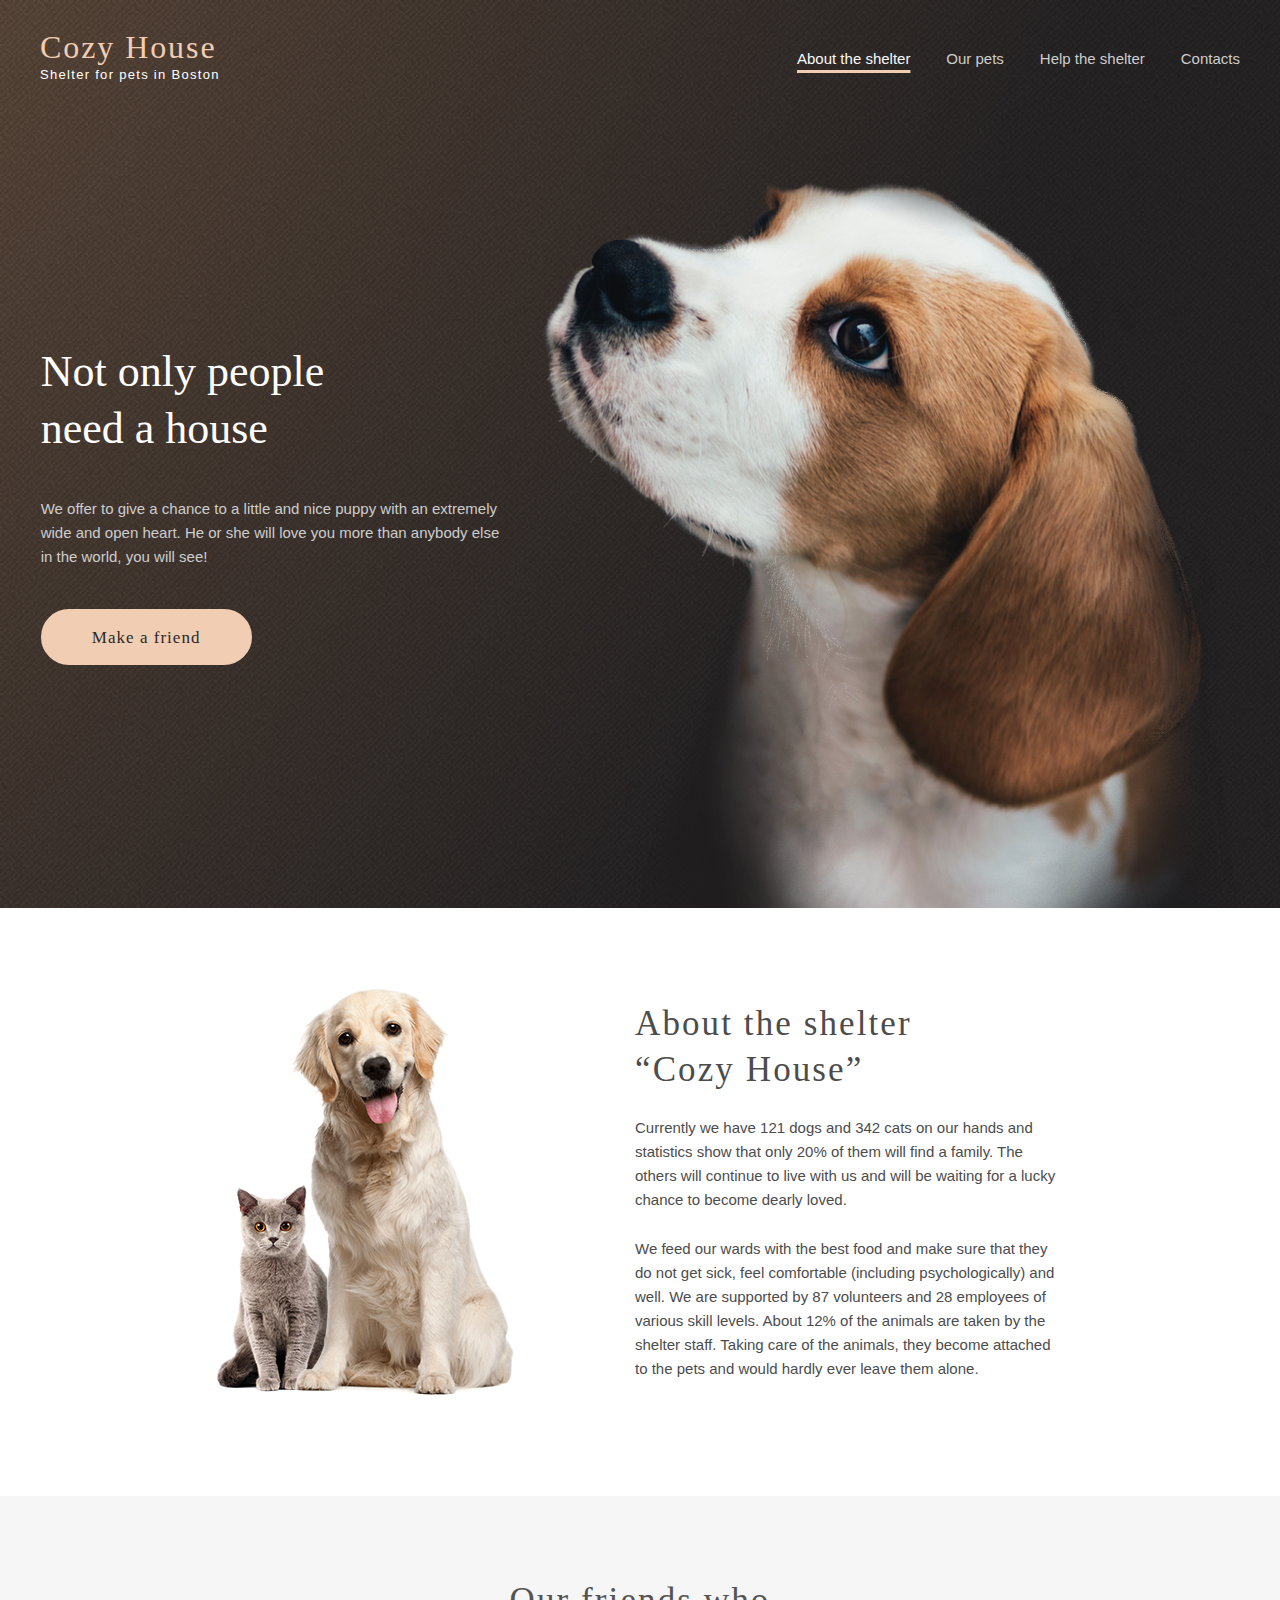
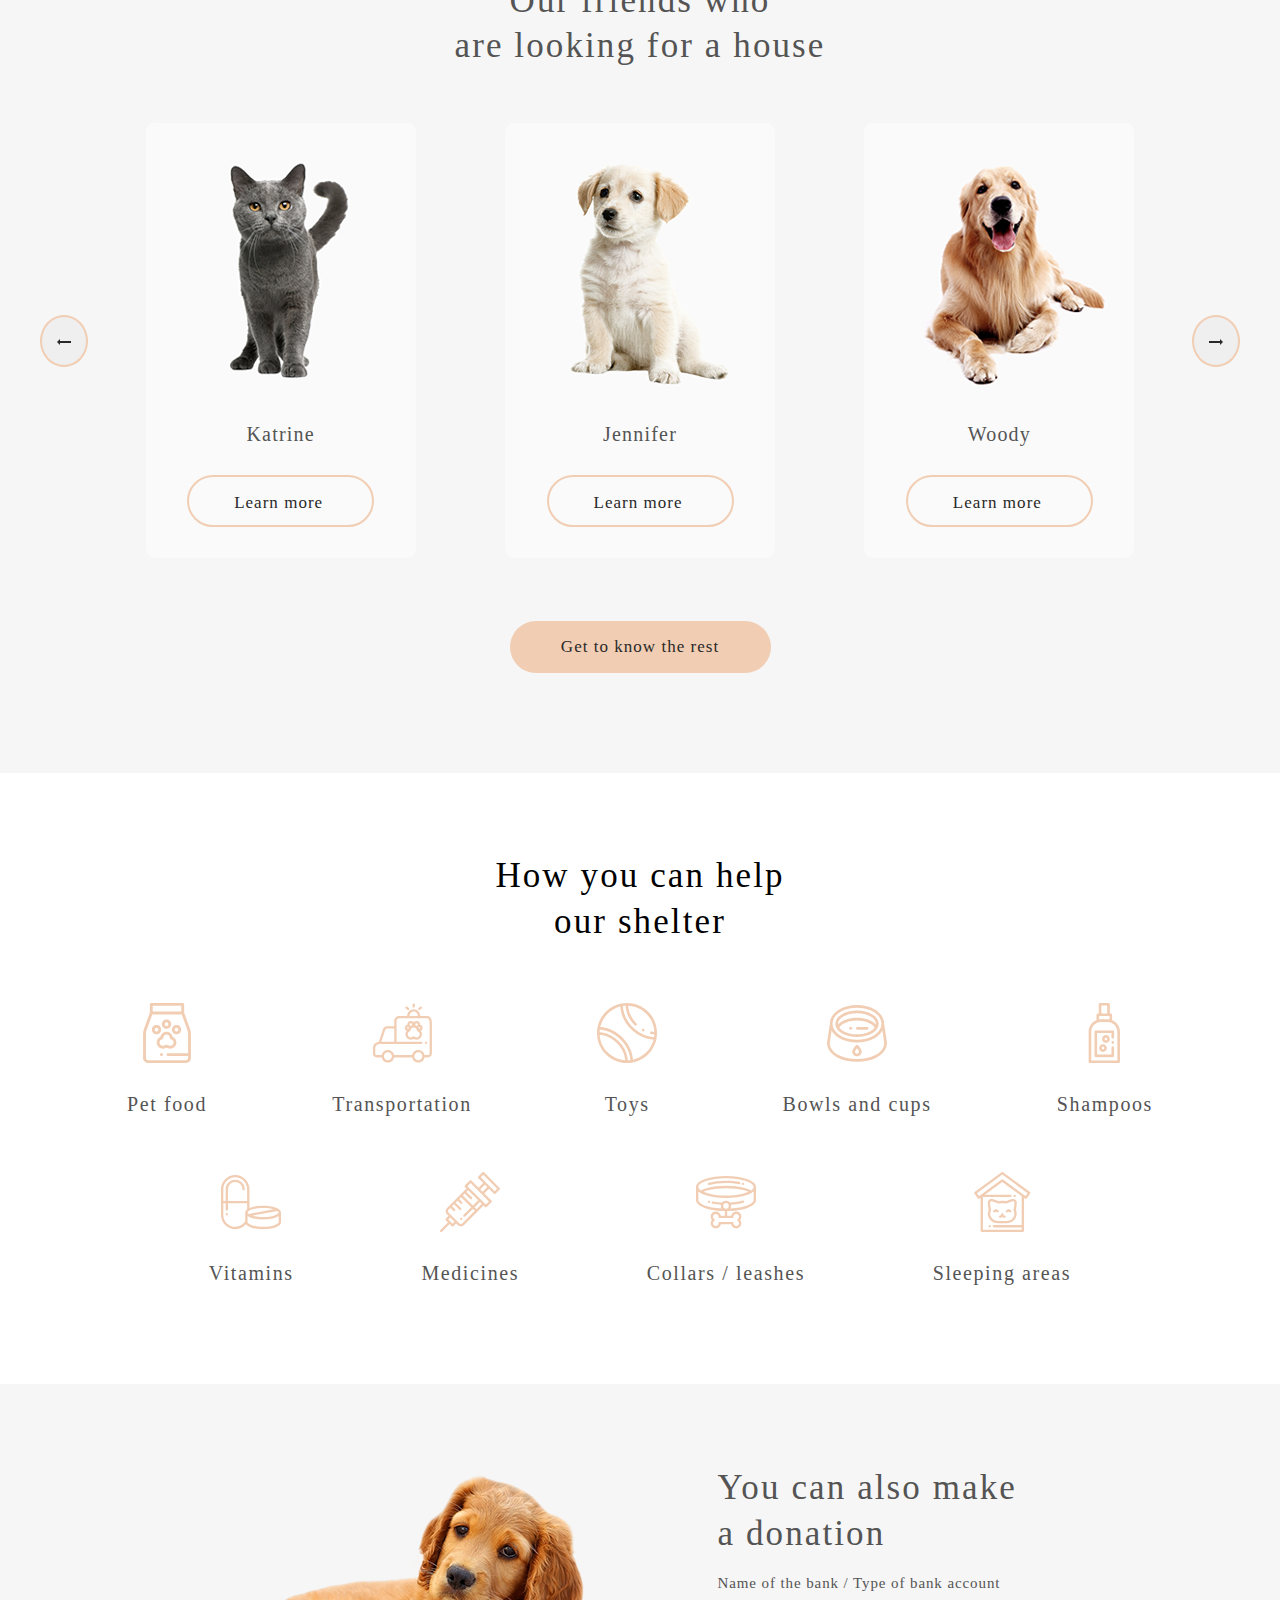
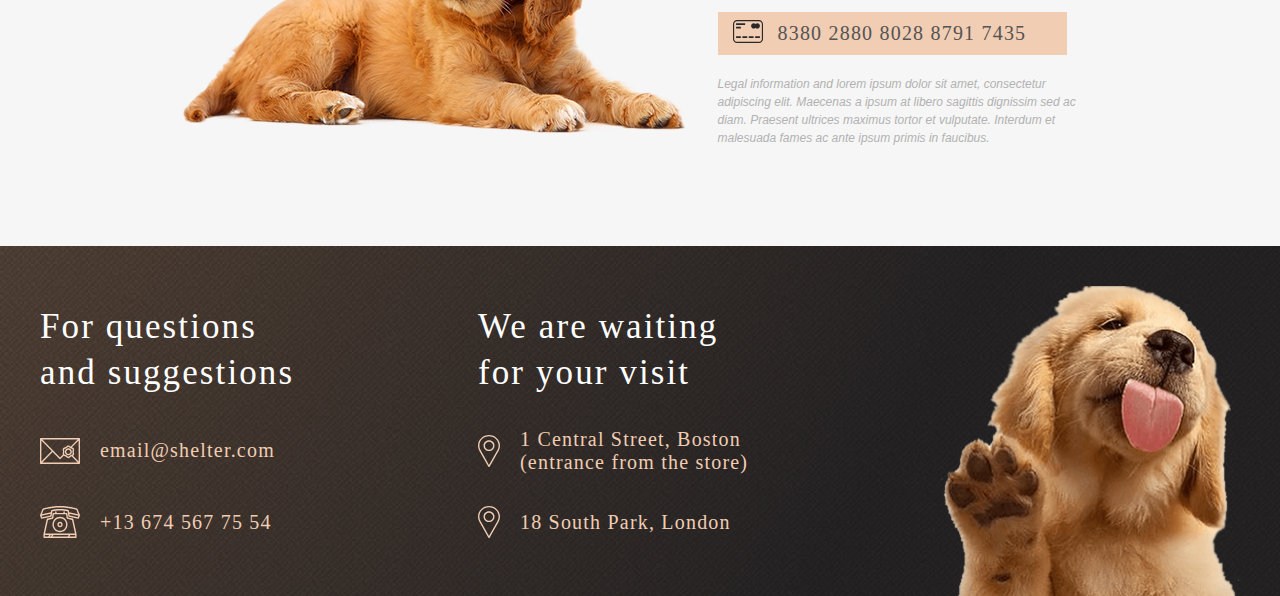
<file: shelter/index.html>
<!DOCTYPE html>
<html lang="en">
  <head>
    <!-- prettier-ignore -->
    <meta charset="UTF-8">
    <!-- prettier-ignore -->
    <meta name="viewport" content="width=device-width, initial-scale=1.0">
    <!-- prettier-ignore -->
    <link rel="icon" href="/shelter/assets/favicon.png" type="image/x-icon">
    <!-- prettier-ignore -->
    <link rel="stylesheet" href="styles.css">
    <title>Cozy House</title>
  </head>
  <body>
    <main>
      <div class="wrapper_section1 wrapper_section1-bg">
        <div class="section_1" style="height: 908px">
          <header class="section_1__header">
            <nav class="section_1__header_nav">
              <div class="section_1__header_nav_logo">
                <a href="#">
                  <h1>Cozy House</h1>
                  <span class="header__nav_div_span"
                    >Shelter for pets in Boston</span
                  ></a
                >
              </div>
              <ul class="section_1__header_nav_ul">
                <li class="section_1__header_nav_ul_li">About the shelter</li>
                <li class="section_1__header_nav_ul_li">Our pets</li>
                <li class="section_1__header_nav_ul_li">
                  <a href="#wrapper_section4">Help the shelter</a>
                </li>
                <li class="section_1__header_nav_ul_li">
                  <a href="#footer">Contacts</a>
                </li>
              </ul>
            </nav>
          </header>
          <article class="section_1__article">
            <div class="section_1__article_div">
              <h2 class="section_1__article_div_h2">
                Not only people need a house
              </h2>
              <p class="section_1__article_div_p">
                We offer to give a chance to a little and nice puppy with an
                extremely wide and open heart. He or she will love you more than
                anybody else in the world, you will see!
              </p>
              <a href="#wrapper_section3" class="section_1__article_div_a"
                >Make a friend</a
              >
            </div>
            <div class="section_1__article_img">
              <!-- prettier-ignore -->
              <img
                src="/shelter//assets/start_pet.png"
                alt="dog puppy"
                width="698"
                height="728"
              >
            </div>
          </article>
        </div>
      </div>
      <div class="wrapper_section2 wrapper_section2-bg" style="height: 588px">
        <article class="section2 wrapper_section2__article">
          <div class="section2__article_div-foto">
            <!-- prettier-ignore -->
            <img
              src="/shelter/assets/about-pets.png"
              alt="pets"
              width="300"
              height="408"
              class="section2__article_div-foto_img"
            >
          </div>
          <div class="section2__article_div-info">
            <h2 class="section2__article_div-info_h2">
              About the shelter “Cozy House”
            </h2>
            <p class="section2__article_div-info_p">
              Currently we have 121 dogs and 342 cats on our hands and
              statistics show that only 20% of them will find a family. The
              others will continue to live with us and will be waiting for a
              lucky chance to become dearly loved.
            </p>
            <p class="section2__article_div-info_p">
              We feed our wards with the best food and make sure that they do
              not get sick, feel comfortable (including psychologically) and
              well. We are supported by 87 volunteers and 28 employees of
              various skill levels. About 12% of the animals are taken by the
              shelter staff. Taking care of the animals, they become attached to
              the pets and would hardly ever leave them alone.
            </p>
          </div>
        </article>
      </div>
      <div
        id="wrapper_section3"
        class="wrapper_section3 wrapper_section3-bg"
        style="height: 877px"
      >
        <article class="section3 section3_wrapper">
          <h2 class="section3__h2">
            Our friends who
            <!-- prettier-ignore -->
            <br>
            are looking for a house
          </h2>
          <div class="section3__article_slider-wrapper">
            <button class="section3__article_slider-button-left">
              <!-- prettier-ignore -->
              <img src="/shelter/assets/Arrow_left.png" alt="left button" width="14" height="6">
            </button>
            <div class="section3__article_slider-wrapper_slider-container">
              <div class="section3__article_slider-wrapper_slider-item">
                <figure
                  class="section3__article_slider-wrapper_slider-item-figure"
                >
                  <!-- prettier-ignore -->
                  <img src="/shelter/assets/pets-katrine.png" 
                      alt="pet Katrine" 
                      width="270" 
                      height="270" 
                      class="section3__article_slider-wrapper_slider-item-figure-img">
                  <figcaption
                    class="section3__article_slider-wrapper_slider-figcapion"
                  >
                    Katrine
                  </figcaption>
                </figure>
                <button
                  class="section3__article_slider-wrapper_slider-button-item"
                >
                  Learn more
                </button>
              </div>
              <div class="section3__article_slider-wrapper_slider-item">
                <figure
                  class="section3__article_slider-wrapper_slider-item-figure"
                >
                  <!-- prettier-ignore -->
                  <img src="/shelter/assets/pets-jennifer.png" 
                        alt="pet Jennifer" 
                        width="270" 
                        height="270" 
                        class="section3__article_slider-wrapper_slider-item-figure-img">
                  <figcaption
                    class="section3__article_slider-wrapper_slider-figcapion"
                  >
                    Jennifer
                  </figcaption>
                </figure>
                <button
                  class="section3__article_slider-wrapper_slider-button-item"
                >
                  Learn more
                </button>
              </div>
              <div class="section3__article_slider-wrapper_slider-item">
                <figure
                  class="section3__article_slider-wrapper_slider-item-figure"
                >
                  <!-- prettier-ignore -->
                  <img src="/shelter/assets/pets-woody.png" 
                      alt="pet Woody" 
                      width="270" 
                      height="270" 
                      class="section3__article_slider-wrapper_slider-item-figure-img">
                  <figcaption
                    class="section3__article_slider-wrapper_slider-figcapion"
                  >
                    Woody
                  </figcaption>
                </figure>
                <button
                  class="section3__article_slider-wrapper_slider-button-item"
                >
                  Learn more
                </button>
              </div>
            </div>
            <button class="section3__article_slider-button-right">
              <!-- prettier-ignore -->
              <img src="/shelter/assets/Arrow_rigth.png" alt="right button" width="14" height="6">
            </button>
          </div>
          <button class="section3 section3_wrapper__button">
            Get to know the rest
          </button>
        </article>
      </div>
      <div
        id="wrapper_section4"
        class="wrapper_section4 wrapper_section4-bg"
        style="height: 611px"
      >
        <article class="section4 section4_wrapper">
          <h2 class="section4__h2">How you can help our shelter</h2>
          <div class="section4__div-conteiner">
            <div class="section4__div-conteiner__top-row">
              <figure class="section4__div-conteiner__top-row_figure">
                <!-- prettier-ignore -->
                <img src="/shelter/assets/icon-pet-food.svg" 
                     alt="icon Pet food" 
                     class="section4__div-conteiner__top-row_figure_img">
                <figcaption
                  class="section4__div-conteiner__top-row_figure_figcaption"
                >
                  Pet food
                </figcaption>
              </figure>
              <figure class="section4__div-conteiner__top-row_figure">
                <!-- prettier-ignore -->
                <img src="/shelter/assets/icon-transportation.svg" 
                    alt="icon Transportation" 
                    class="section4__div-conteiner__top-row_figure_img">
                <figcaption
                  class="section4__div-conteiner__top-row_figure_figcaption"
                >
                  Transportation
                </figcaption>
              </figure>
              <figure class="section4__div-conteiner__top-row_figure">
                <!-- prettier-ignore -->
                <img src="/shelter/assets/icon-toys.svg" 
                    alt="icon Toys" 
                    class="section4__div-conteiner__top-row_figure_img">
                <figcaption
                  class="section4__div-conteiner__top-row_figure_figcaption"
                >
                  Toys
                </figcaption>
              </figure>
              <figure class="section4__div-conteiner__top-row_figure">
                <!-- prettier-ignore -->
                <img src="/shelter/assets/icon-bowls-and-cups.svg" 
                      alt="icon Bowls and cups" 
                      class="section4__div-conteiner__top-row_figure_img">
                <figcaption
                  class="section4__div-conteiner__top-row_figure_figcaption"
                >
                  Bowls and cups
                </figcaption>
              </figure>
              <figure class="section4__div-conteiner__top-row_figure">
                <!-- prettier-ignore -->
                <img src="/shelter/assets/icon-shampoos.svg" 
                    alt="icon Shampoos" 
                    class="section4__div-conteiner__top-row_figure_img">
                <figcaption
                  class="section4__div-conteiner__top-row_figure_figcaption"
                >
                  Shampoos
                </figcaption>
              </figure>
            </div>
            <div class="section4__div-conteiner__bottom-row">
              <figure class="section4__div-conteiner__top-row_figure">
                <!-- prettier-ignore -->
                <img src="/shelter/assets/icon-vitamins.svg" 
                    alt="icon Vitamins" 
                    class="section4__div-conteiner__top-row_figure_img">
                <figcaption
                  class="section4__div-conteiner__top-row_figure_figcaption"
                >
                  Vitamins
                </figcaption>
              </figure>
              <figure class="section4__div-conteiner__top-row_figure">
                <!-- prettier-ignore -->
                <img src="/shelter/assets/icon-medicines.svg" 
                    alt="icon Medicines" 
                    class="section4__div-conteiner__top-row_figure_img">
                <figcaption
                  class="section4__div-conteiner__top-row_figure_figcaption"
                >
                  Medicines
                </figcaption>
              </figure>
              <figure class="section4__div-conteiner__top-row_figure">
                <!-- prettier-ignore -->
                <img src="/shelter/assets/icon-collars-leashes.svg" 
                    alt="icon Collars" 
                    class="section4__div-conteiner__top-row_figure_img">
                <figcaption
                  class="section4__div-conteiner__top-row_figure_figcaption"
                >
                  Collars / leashes
                </figcaption>
              </figure>
              <figure class="section4__div-conteiner__top-row_figure">
                <!-- prettier-ignore -->
                <img src="/shelter/assets/icon-sleeping-area.svg" 
                    alt="icon Sleeping areas" 
                    class="section4__div-conteiner__top-row_figure_img">
                <figcaption
                  class="section4__div-conteiner__top-row_figure_figcaption"
                >
                  Sleeping areas
                </figcaption>
              </figure>
            </div>
          </div>
        </article>
      </div>
      <div class="wrapper_section5 wrapper_section5-bg" style="height: 462px">
        <div class="section5 section5_wrapper">
          <div class="section5__conteiner">
            <figure class="section5__conteiner_figure">
              <!-- prettier-ignore -->
              <img
                src="/shelter/assets/donation-dog.png"
                alt="dog"
                width="505"
                height="261"
              >
            </figure>
            <article class="section5__conteiner__article">
              <h3 class="section5__conteiner__article_h3">
                You can also make a donation
              </h3>
              <h5 class="section5__conteiner__article_h5">
                Name of the bank / Type of bank account
              </h5>
              <div class="section5__conteiner__article__container-card">
                <a
                  class="section5__conteiner__article__container-card"
                  href="#"
                >
                  <figure>
                    <!-- prettier-ignore -->
                    <img
                      src="/shelter/assets/credit-card.svg"
                      alt="icon bank card"
                      width="30"
                      height="23"
                    >
                  </figure>
                  <span
                    class="section5__conteiner__article__container-card_span"
                    >8380 2880 8028 8791 7435</span
                  >
                </a>
              </div>
              <p class="section5__conteiner__article_p">
                Legal information and lorem ipsum dolor sit amet, consectetur
                adipiscing elit. Maecenas a ipsum at libero sagittis dignissim
                sed ac diam. Praesent ultrices maximus tortor et vulputate.
                Interdum et malesuada fames ac ante ipsum primis in faucibus.
              </p>
            </article>
          </div>
        </div>
      </div>
      <div
        id="footer"
        class="wrapper_footer wrapper_footer-bg"
        style="height: 350px"
      >
        <footer class="footer footer_wrapper">
          <section class="footer__section1">
            <h3 class="footer__section__h3">For questions and suggestions</h3>
            <div class="footer__section__div">
              <a
                href="mailto:email@shelter.com"
                class="footer__section__div__a"
              >
                <figure class="footer__figure-icon">
                  <!-- prettier-ignore -->
                  <img
                    src="/shelter/assets/icon-email.svg"
                    alt="Email Icon"
                    width="40"
                    height="32"
                  >
                  <figcaption class="footer__figcaption">
                    email@shelter.com
                  </figcaption>
                </figure>
              </a>
            </div>
            <div class="footer__section__div">
              <a href="tel:+136745677554" class="footer__section__div__a">
                <figure class="footer__figure-icon">
                  <!-- prettier-ignore -->
                  <img
                    src="/shelter/assets/icon-phone.svg"
                    alt="Phone Icon"
                    width="40"
                    height="32"
                  >
                  <figcaption class="footer__figcaption">
                    +13 674 567 75 54
                  </figcaption>
                </figure>
              </a>
            </div>
          </section>
          <section class="footer__section2">
            <h3 class="footer__section__h3">We are waiting for your visit</h3>
            <div class="footer__section__div">
              <a
                href="https://www.google.com/maps/place/40.748817,-73.985428"
                target="_blank"
                class="footer__section__div__a"
              >
                <figure class="footer__figure-icon">
                  <!-- prettier-ignore -->
                  <img
                    src="/shelter/assets/icon-marker.svg"
                    alt="Icon marker"
                    width="22"
                    height="32"
                  >
                  <figcaption class="footer__figcaption">
                    1 Central Street, Boston (entrance from the store)
                  </figcaption>
                </figure>
              </a>
            </div>
            <div class="footer__section__div">
              <a
                href="https://www.google.com/maps/place/40.748817,-73.985428"
                target="_blank"
                class="footer__section__div__a"
              >
                <figure class="footer__figure-icon">
                  <!-- prettier-ignore -->
                  <img
                    src="/shelter/assets/icon-marker.svg"
                    alt="Icon marker"
                    width="22"
                    height="32"
                  >
                  <figcaption class="footer__figcaption">
                    18 South Park, London
                  </figcaption>
                </figure>
              </a>
            </div>
          </section>
          <figure class="footer__figure">
            <!-- prettier-ignore -->
            <img
              src="/shelter/assets/footer-puppy.png"
              alt="Puppy"
              width="300"
              height="310"
            >
          </figure>
        </footer>
      </div>
    </main>
  </body>
</html>
</file>
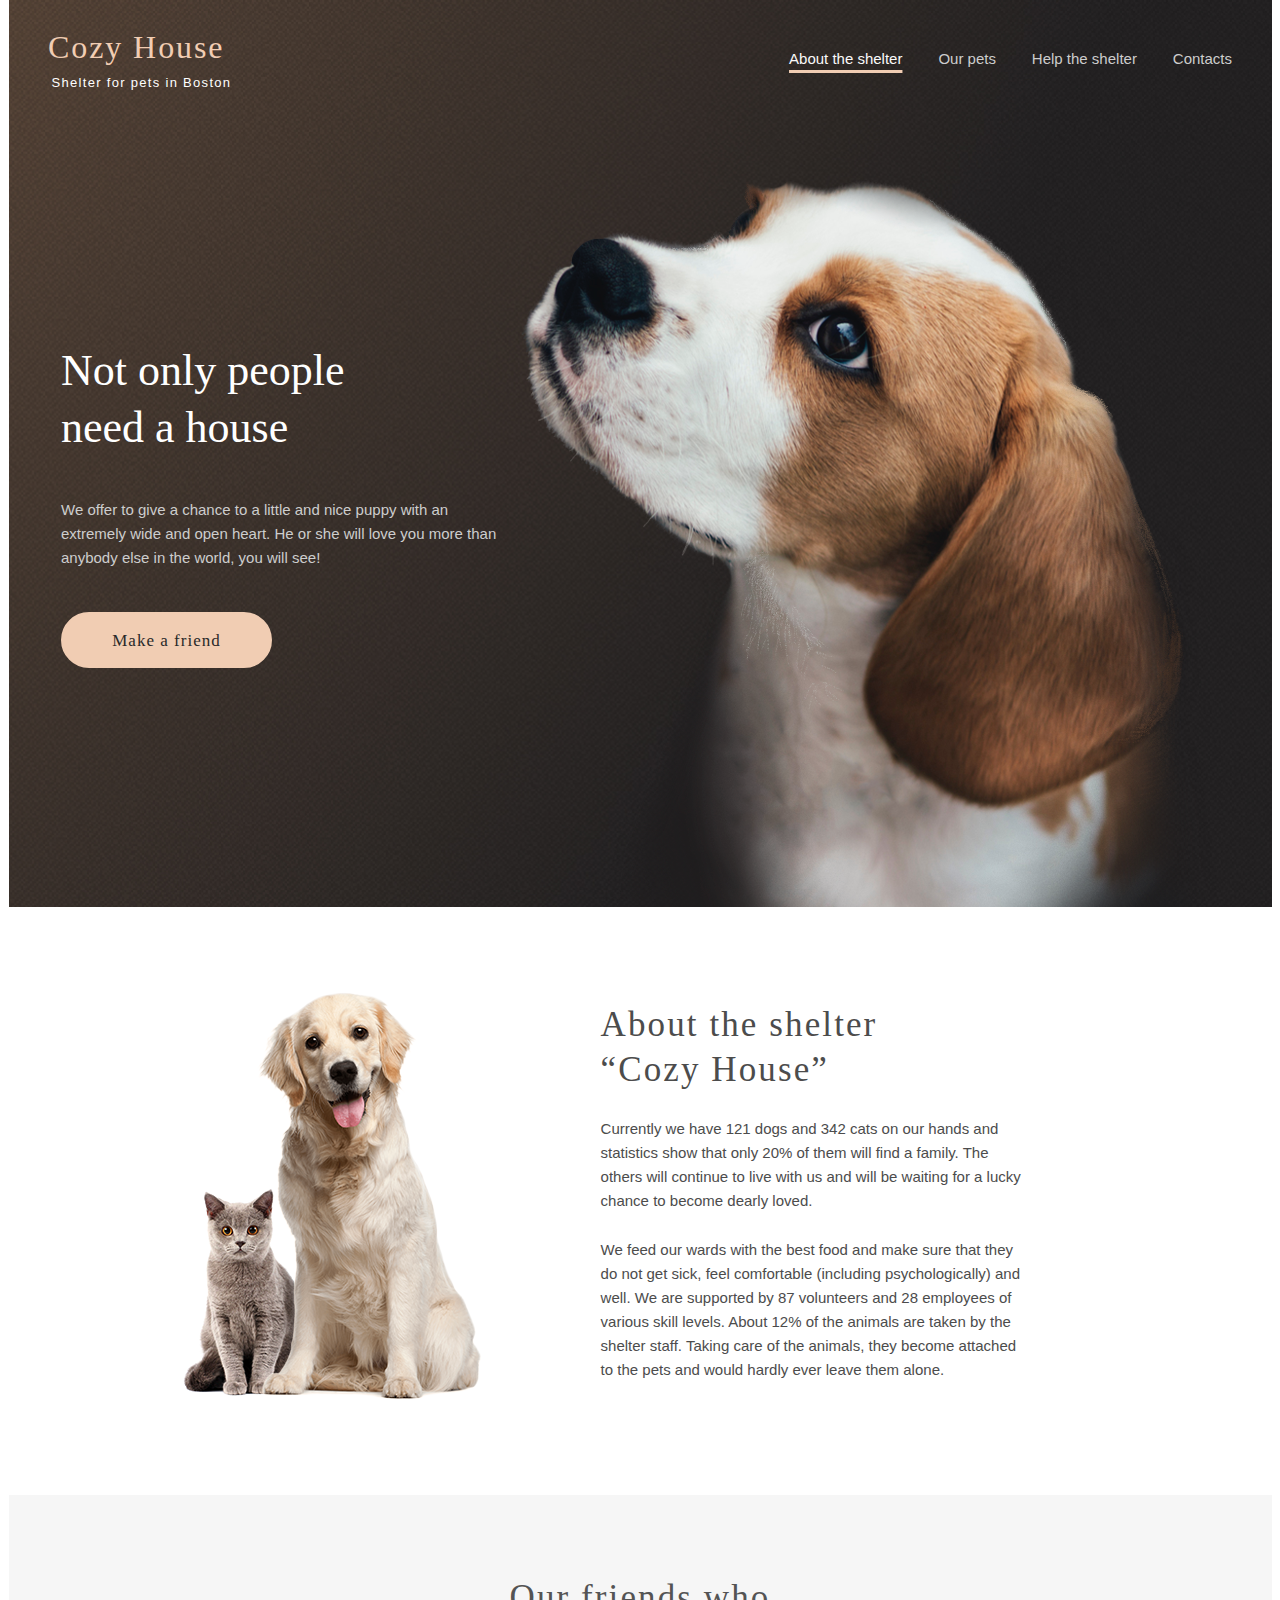
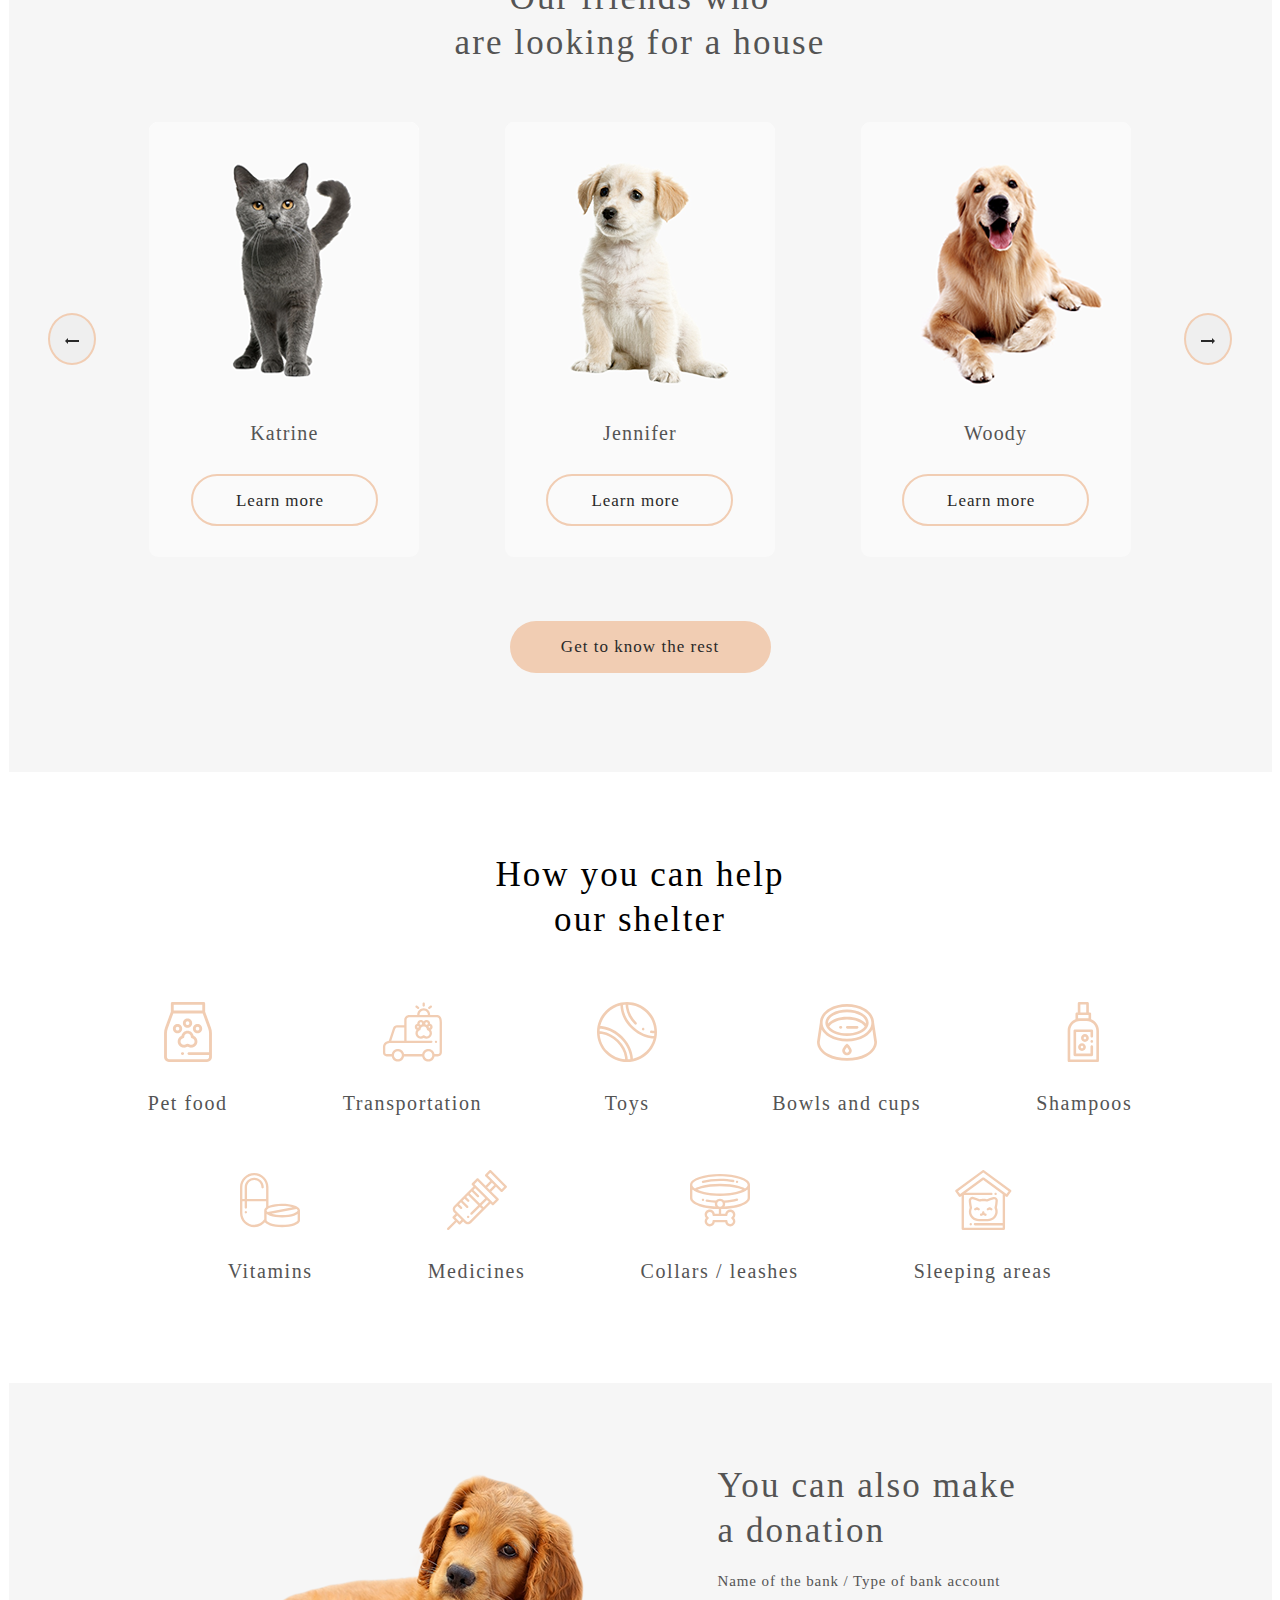
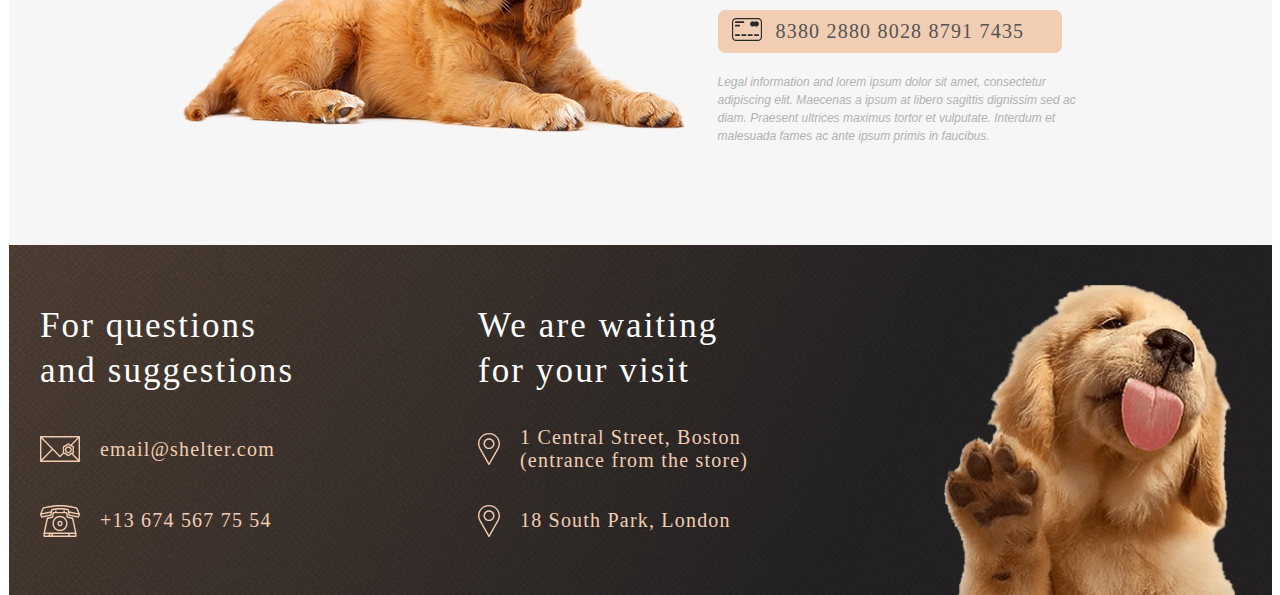
<file: shelter/main.html>
<!DOCTYPE html>
<html lang="en">
  <head>
    <!-- prettier-ignore -->
    <meta charset="UTF-8">
    <!-- prettier-ignore -->
    <meta name="viewport" content="width=device-width, initial-scale=1.0">
    <!-- prettier-ignore -->
    <link rel="icon" href="./assets/favicon.png" type="image/x-icon">
    <!-- prettier-ignore -->
    <link rel="stylesheet" href="main.css">
    <title>Cozy House</title>
  </head>
  <body>
    <main>
      <div class="wrapper_section1 wrapper_section1-bg">
        <div class="section_1">
          <header class="section_1__header">
            <div class="section_1__header_nav_logo">
              <a href="#" class="header_nav_logo_a">
                <h1>Cozy House</h1>
                <span class="header__nav_div_span"
                  >Shelter for pets in Boston</span
                ></a
              >
            </div>
            <nav class="section_1__header_nav">
              <ul class="section_1__header_nav_ul">
                <li class="section_1__header_nav_ul_li">About the shelter</li>
                <li class="section_1__header_nav_ul_li">
                  <a href="pets.html">Our pets</a>
                </li>
                <li class="section_1__header_nav_ul_li">
                  <a href="#help_the_shelter">Help the shelter</a>
                </li>
                <li class="section_1__header_nav_ul_li">
                  <a href="#contacts">Contacts</a>
                </li>
              </ul>
            </nav>
            <div class="header__burger-menu" onclick="openMenu()">
              <span></span>
            </div>
          </header>
          <article class="section_1__article">
            <div class="section_1__article_div">
              <h2 class="section_1__article_div_h2">
                Not only people
                <!-- prettier-ignore -->
                <br>
                need a house
              </h2>
              <p class="section_1__article_div_p">
                We offer to give a chance to a little and nice puppy with an
                extremely wide and open heart. He or she will love you more than
                anybody else in the world, you will see!
              </p>
              <a href="#our_friends" class="section_1__article_div_a"
                >Make a friend</a
              >
            </div>
            <div class="section_1__article_div_img">
              <source
                srcset="../shelter/assets/start-screen-puppy.png"
                media="(max-width: 950px) and (min-width: 768px)"
              />
              <source
                srcset="../shelter/assets/start-screen-puppy-mobile.png"
                media="(max-width: 767px) and (min-width: 320px)"
              />
              <!-- prettier-ignore -->
              <img
                src="../shelter/assets/start_pet.png"
                alt="dog puppy"
                class="section_1__article_img"
              >
            </div>
          </article>
        </div>
      </div>
      <div class="wrapper_section2 wrapper_section2-bg">
        <article class="section2 wrapper_section2__article">
          <div class="section2__article_div-foto">
            <!-- prettier-ignore -->
            <img
              src="./assets/about-pets.png"
              alt="pets"
              class="section2__article_div-foto_img"
            >
          </div>
          <div class="section2__article_div-info">
            <h2 class="section2__article_div-info_h2">
              About the shelter
              <!-- prettier-ignore -->
              <br>
              “Cozy House”
            </h2>
            <p class="section2__article_div-info_p">
              Currently we have 121 dogs and 342 cats on our hands and
              statistics show that only 20% of them will find a family. The
              others will continue to live with us and will be waiting for a
              lucky chance to become dearly loved.
            </p>
            <p
              class="section2__article_div-info_p section2__article_div-info_p2"
            >
              We feed our wards with the best food and make sure that they do
              not get sick, feel comfortable (including psychologically) and
              well. We are supported by 87 volunteers and 28 employees of
              various skill levels. About 12% of the animals are taken by the
              shelter staff. Taking care of the animals, they become attached to
              the pets and would hardly ever leave them alone.
            </p>
          </div>
        </article>
      </div>
      <div id="our_friends" class="wrapper_section3 wrapper_section3-bg">
        <article class="section3 section3_wrapper">
          <h2 class="article__h2">
            Our friends who
            <!-- prettier-ignore -->
            <br>
            are looking for a house
          </h2>
          <div class="article__slider-wrapper">
            <button class="article__slider-button-left">
              <!-- prettier-ignore -->
              <img src="../shelter/assets/Arrow_left.png" alt="left button" width="14" height="6">
            </button>
            <div class="article__slider-wrapper_slider-container">
              <div class="article__slider-wrapper_slider-item">
                <figure class="article__slider-wrapper_slider-item-figure">
                  <!-- prettier-ignore -->
                  <img src="../shelter/assets/pets-katrine.png" 
                      alt="pet Katrine" 
                      width="270" 
                      height="270" 
                      class="article__slider-wrapper_slider-item-figure-img">
                  <figcaption class="article__slider-wrapper_slider-figcapion">
                    Katrine
                  </figcaption>
                </figure>
                <button class="article__slider-wrapper_slider-button-item">
                  Learn more
                </button>
              </div>
              <div class="article__slider-wrapper_slider-item card-jennifer">
                <figure class="article__slider-wrapper_slider-item-figure">
                  <!-- prettier-ignore -->
                  <img src="../shelter/assets/pets-jennifer.png" 
                        alt="pet Jennifer" 
                        width="270" 
                        height="270" 
                        class="article__slider-wrapper_slider-item-figure-img">
                  <figcaption class="article__slider-wrapper_slider-figcapion">
                    Jennifer
                  </figcaption>
                </figure>
                <button class="article__slider-wrapper_slider-button-item">
                  Learn more
                </button>
              </div>
              <div class="article__slider-wrapper_slider-item card-woody">
                <figure class="article__slider-wrapper_slider-item-figure">
                  <!-- prettier-ignore -->
                  <img src="../shelter/assets/pets-woody.png" 
                      alt="pet Woody" 
                      width="270" 
                      height="270" 
                      class="article__slider-wrapper_slider-item-figure-img">
                  <figcaption class="article__slider-wrapper_slider-figcapion">
                    Woody
                  </figcaption>
                </figure>
                <button class="article__slider-wrapper_slider-button-item">
                  Learn more
                </button>
              </div>
            </div>
            <button class="article__slider-button-right">
              <!-- prettier-ignore -->
              <img src="../shelter/assets/Arrow_rigth.png" alt="right button" width="14" height="6">
            </button>
          </div>
          <a href="pets.html" class="section3_wrapper__button"
            >Get to know the rest</a
          >
        </article>
      </div>
      <div id="help_the_shelter" class="wrapper_section4 wrapper_section4-bg">
        <article class="section4 section4_wrapper">
          <h2 class="section4__h2">How you can help our shelter</h2>
          <div class="section4__div-conteiner">
            <figure class="section4__div-conteiner__figure">
              <!-- prettier-ignore -->
              <img src="../shelter/assets/icon-pet-food.svg" 
                     alt="icon Pet food" 
                     class="section4__div-conteiner__figure_img">
              <figcaption class="section4__div-conteiner__figure_figcaption">
                Pet food
              </figcaption>
            </figure>
            <figure class="section4__div-conteiner__figure">
              <!-- prettier-ignore -->
              <img src="../shelter/assets/icon-transportation.svg" 
                    alt="icon Transportation" 
                    class="section4__div-conteiner__figure_img">
              <figcaption class="section4__div-conteiner__figure_figcaption">
                Transportation
              </figcaption>
            </figure>
            <figure class="section4__div-conteiner__figure">
              <!-- prettier-ignore -->
              <img src="../shelter/assets/icon-toys.svg" 
                    alt="icon Toys" 
                    class="section4__div-conteiner__figure_img">
              <figcaption class="section4__div-conteiner__figure_figcaption">
                Toys
              </figcaption>
            </figure>
            <figure class="section4__div-conteiner__figure">
              <!-- prettier-ignore -->
              <img src="../shelter/assets/icon-bowls-and-cups.svg" 
                      alt="icon Bowls and cups" 
                      class="section4__div-conteiner__figure_img">
              <figcaption class="section4__div-conteiner__figure_figcaption">
                Bowls and cups
              </figcaption>
            </figure>
            <figure class="section4__div-conteiner__figure">
              <!-- prettier-ignore -->
              <img src="../shelter/assets/icon-shampoos.svg" 
                    alt="icon Shampoos" 
                    class="section4__div-conteiner__figure_img">
              <figcaption class="section4__div-conteiner__figure_figcaption">
                Shampoos
              </figcaption>
            </figure>

            <figure class="section4__div-conteiner__figure">
              <!-- prettier-ignore -->
              <img src="../shelter/assets/icon-vitamins.svg" 
                    alt="icon Vitamins" 
                    class="section4__div-conteiner__figure_img">
              <figcaption class="section4__div-conteiner__figure_figcaption">
                Vitamins
              </figcaption>
            </figure>
            <figure class="section4__div-conteiner__figure">
              <!-- prettier-ignore -->
              <img src="../shelter/assets/icon-medicines.svg" 
                    alt="icon Medicines" 
                    class="section4__div-conteiner__figure_img">
              <figcaption class="section4__div-conteiner__figure_figcaption">
                Medicines
              </figcaption>
            </figure>
            <figure class="section4__div-conteiner__figure">
              <!-- prettier-ignore -->
              <img src="../shelter/assets/icon-collars-leashes.svg" 
                    alt="icon Collars" 
                    class="section4__div-conteiner__figure_img">
              <figcaption class="section4__div-conteiner__figure_figcaption">
                Collars / leashes
              </figcaption>
            </figure>
            <figure class="section4__div-conteiner__figure">
              <!-- prettier-ignore -->
              <img src="../shelter/assets/icon-sleeping-area.svg" 
                    alt="icon Sleeping areas" 
                    class="section4__div-conteiner__figure_img">
              <figcaption class="section4__div-conteiner__figure_figcaption">
                Sleeping areas
              </figcaption>
            </figure>
          </div>
        </article>
      </div>
      <div class="wrapper_section5 wrapper_section5-bg">
        <div class="section5 section5_wrapper">
          <div class="section5__conteiner">
            <figure class="section5__conteiner_figure">
              <source
                srcset="../shelter/assets/donation-dog-mobile.png"
                media="(max-width: 767px) and (min-width: 320px)"
              />
              <!-- prettier-ignore -->
              <img
                src="./assets/donation-dog.png"
                alt="dog"
                class="section5__conteiner_figure_img"
              >
            </figure>
            <article class="section5__conteiner__article">
              <h3 class="section5__conteiner__article_h3">
                You can also make a donation
              </h3>
              <h5 class="section5__conteiner__article_h5">
                Name of the bank / Type of bank account
              </h5>
              <div class="section5__conteiner__article__container-card">
                <a
                  class="section5__conteiner__article__container-card"
                  href="#"
                >
                  <figure>
                    <!-- prettier-ignore -->
                    <img
                      src="./assets/credit-card.svg"
                      alt="icon bank card"
                      width="30"
                      height="23"
                    >
                  </figure>
                  <span
                    class="section5__conteiner__article__container-card_span"
                    >8380 2880 8028 8791 7435</span
                  >
                </a>
              </div>
              <p class="section5__conteiner__article_p">
                Legal information and lorem ipsum dolor sit amet, consectetur
                adipiscing elit. Maecenas a ipsum at libero sagittis dignissim
                sed ac diam. Praesent ultrices maximus tortor et vulputate.
                Interdum et malesuada fames ac ante ipsum primis in faucibus.
              </p>
            </article>
          </div>
        </div>
      </div>
      <div id="contacts" class="wrapper_footer wrapper_footer-bg">
        <footer class="footer footer_wrapper">
          <section class="footer__section1">
            <h3 class="footer__section__h3">For questions and suggestions</h3>
            <div class="footer__section__div">
              <a
                href="mailto:email@shelter.com"
                class="footer__section__div__a"
              >
                <figure class="footer__figure-icon">
                  <!-- prettier-ignore -->
                  <img
                    src="./assets/icon-email.svg"
                    alt="Email Icon"
                    width="40"
                    height="32"
                  >
                  <figcaption class="footer__figcaption">
                    email@shelter.com
                  </figcaption>
                </figure>
              </a>
            </div>
            <div class="footer__section__div">
              <a href="tel:+136745677554" class="footer__section__div__a">
                <figure class="footer__figure-icon">
                  <!-- prettier-ignore -->
                  <img
                    src="./assets/icon-phone.svg"
                    alt="Phone Icon"
                    width="40"
                    height="32"
                  >
                  <figcaption class="footer__figcaption">
                    +13 674 567 75 54
                  </figcaption>
                </figure>
              </a>
            </div>
          </section>
          <section class="footer__section2">
            <h3 class="footer__section__h3">We are waiting for your visit</h3>
            <div class="footer__section__div footer__section__div__section2">
              <a
                href="https://www.google.com/maps/place/40.748817,-73.985428"
                target="_blank"
                class="footer__section__div__a"
              >
                <figure class="footer__figure-icon">
                  <!-- prettier-ignore -->
                  <img
                    src="./assets/icon-marker.svg"
                    alt="Icon marker"
                    width="22"
                    height="32"
                  >
                  <figcaption class="footer__figcaption">
                    1 Central Street, Boston (entrance from the store)
                  </figcaption>
                </figure>
              </a>
            </div>
            <div class="footer__section__div footer__section__div__section2">
              <a
                href="https://www.google.com/maps/place/40.748817,-73.985428"
                target="_blank"
                class="footer__section__div__a"
              >
                <figure class="footer__figure-icon">
                  <!-- prettier-ignore -->
                  <img
                    src="./assets/icon-marker.svg"
                    alt="Icon marker"
                    width="22"
                    height="32"
                  >
                  <figcaption class="footer__figcaption">
                    18 South Park, London
                  </figcaption>
                </figure>
              </a>
            </div>
          </section>
          <picture class="footer__figure">
            <source
              srcset="../shelter/assets/footer-puppy-mobile.png"
              media="(max-width: 767px) and (min-width: 320px)"
            />
            <!-- prettier-ignore -->
            <img
              src="./assets/footer-puppy.png"
              alt="Puppy"
              class=".footer__figure_img"
            >
          </picture>
        </footer>
      </div>
    </main>
    <script src="main.js"></script>
  </body>
</html>
</file>
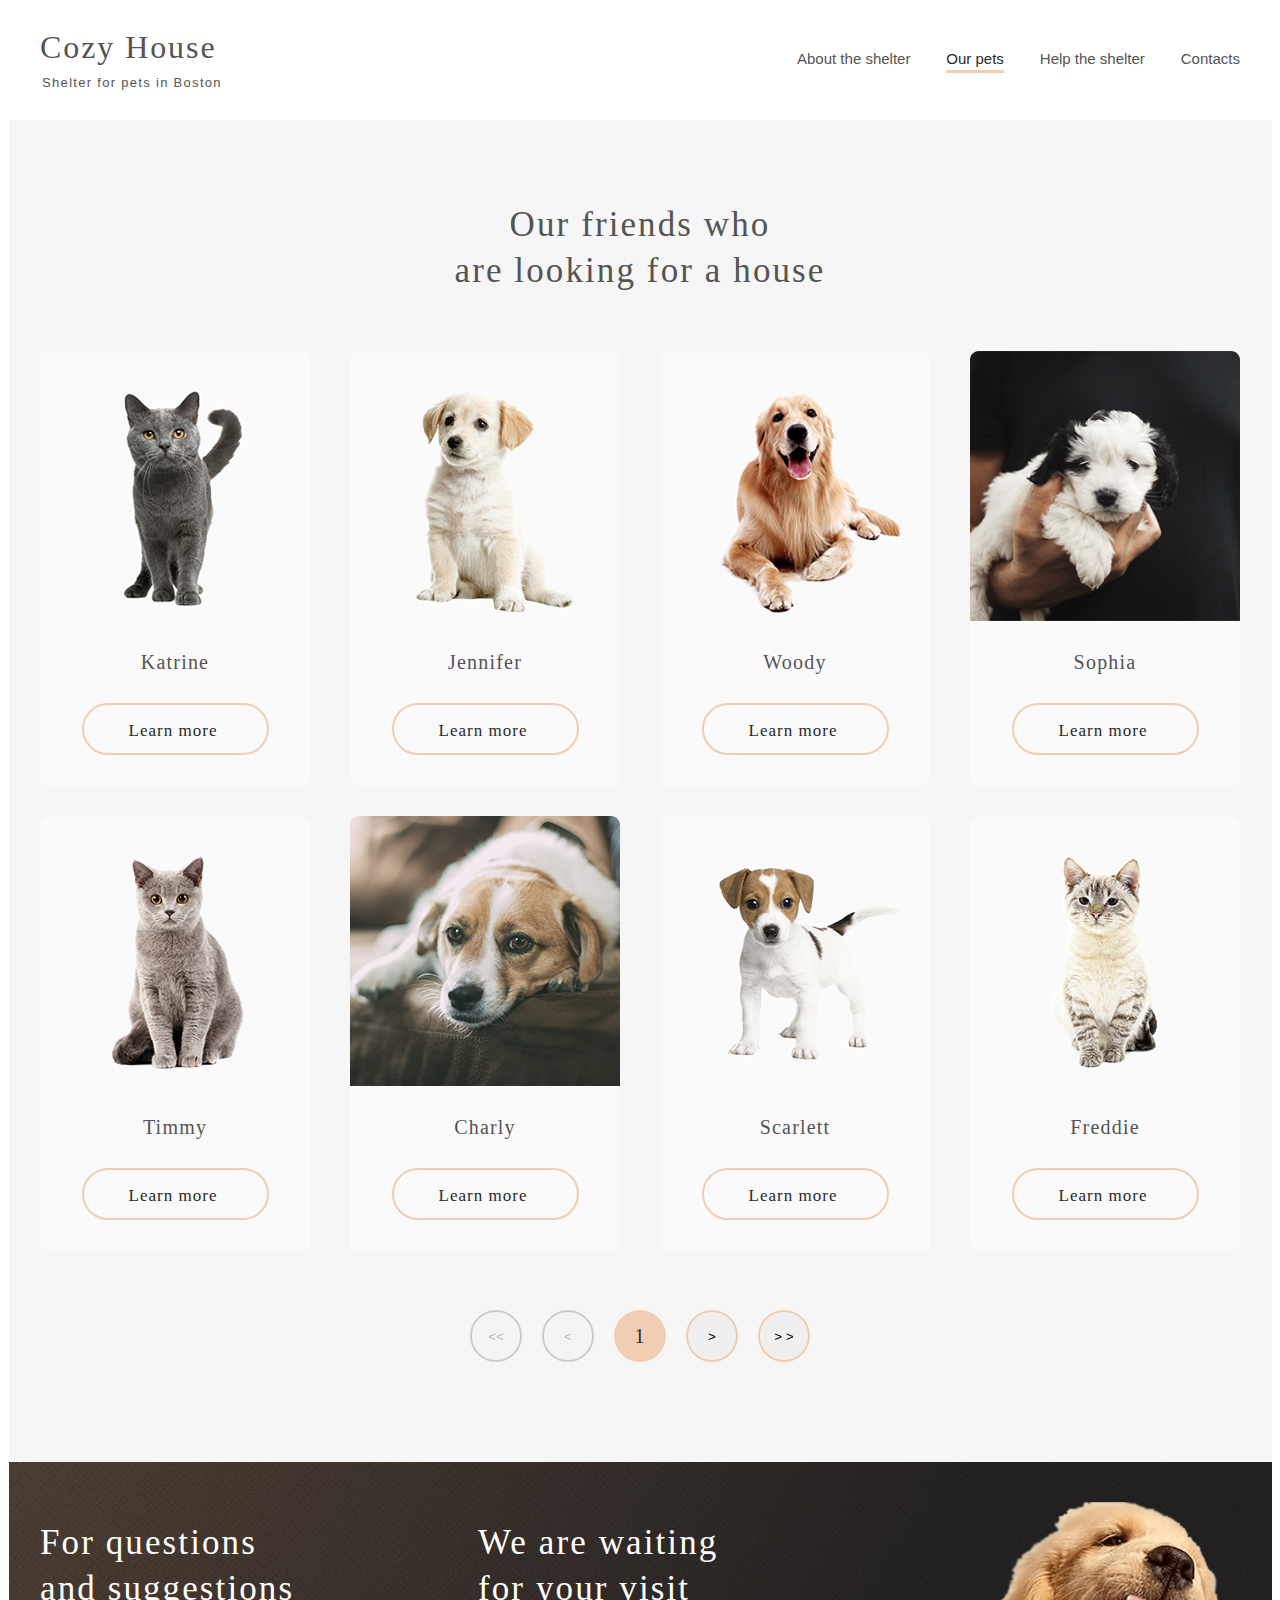
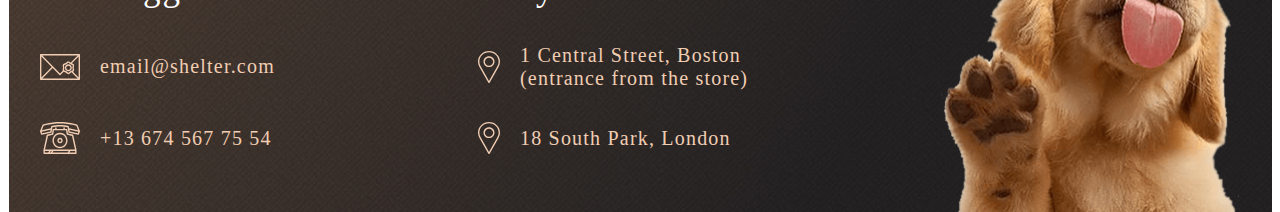
<file: shelter/pets.html>
<!DOCTYPE html>
<html lang="en">
  <head>
    <!-- prettier-ignore -->
    <meta charset="UTF-8">
    <!-- prettier-ignore -->
    <meta name="viewport" content="width=device-width, initial-scale=1.0">
    <!-- prettier-ignore -->
    <link rel="icon" href="./assets/favicon.png" type="image/x-icon">
    <!-- prettier-ignore -->
    <link rel="stylesheet" href="pets.css">
    <title>Cozy House</title>
  </head>
  <body>
    <main>
      <div class="wrapper_header wrapper_header-bg" style="height: 120px">
        <header class="header">
          <div class="header_nav_logo">
            <a href="main.html" class="header_nav_logo_a">
              <h1>Cozy House</h1>
              <span class="header__nav_div_span"
                >Shelter for pets in Boston</span
              ></a
            >
          </div>
          <nav class="header_nav">
            <ul class="header_nav_ul">
              <li class="header_nav_ul_li">
                <a href="main.html">About the shelter</a>
              </li>
              <li class="header_nav_ul_li">Our pets</li>
              <li class="header_nav_ul_li">
                <a href="main.html#help_the_shelter">Help the shelter</a>
              </li>
              <li class="header_nav_ul_li">
                <a href="#contacts">Contacts</a>
              </li>
            </ul>
          </nav>
          <div class="header__burger-menu" onclick="openMenu()">
            <span></span>
          </div>
        </header>
      </div>
      <div
        class="wrapper_our-friends wrapper_our-friends-bg our-friends-container"
      >
        <article class="article_our-friends">
          <h2 class="article__h2">
            Our friends who
            <!-- prettier-ignore -->
            <br>
            are looking for a house
          </h2>
          <div class="article__slider-img-container">
            <div class="article__slider-img-container_slider-item">
              <figure class="article__slider-img-container_slider-item-figure">
                <!-- prettier-ignore -->
                <img src="../shelter/assets/pets-katrine.png" 
                      alt="pet Katrine" 
                      width="270" 
                      height="270" 
                      class="article__slider-img-container_slider-item-figure-img">
                <figcaption
                  class="article__slider-img-container_slider-figcapion"
                >
                  Katrine
                </figcaption>
              </figure>
              <button class="article__slider-img-container_slider-button-item">
                Learn more
              </button>
            </div>
            <div class="article__slider-img-container_slider-item">
              <figure class="article__slider-img-container_slider-item-figure">
                <!-- prettier-ignore -->
                <img src="../shelter/assets/pets-jennifer.png" 
                        alt="pet Jennifer" 
                        width="270" 
                        height="270" 
                        class="article__slider-img-container_slider-item-figure-img">
                <figcaption
                  class="article__slider-img-container_slider-figcapion"
                >
                  Jennifer
                </figcaption>
              </figure>
              <button class="article__slider-img-container_slider-button-item">
                Learn more
              </button>
            </div>
            <div class="article__slider-img-container_slider-item">
              <figure class="article__slider-img-container_slider-item-figure">
                <!-- prettier-ignore -->
                <img src="../shelter/assets/pets-woody.png" 
                        alt="pet Woody" 
                        width="270" 
                        height="270" 
                        class="article__slider-img-container_slider-item-figure-img">
                <figcaption
                  class="article__slider-img-container_slider-figcapion"
                >
                  Woody
                </figcaption>
              </figure>
              <button class="article__slider-img-container_slider-button-item">
                Learn more
              </button>
            </div>
            <div class="article__slider-img-container_slider-item card-sophia">
              <figure class="article__slider-img-container_slider-item-figure">
                <!-- prettier-ignore -->
                <img src="../shelter/assets/pets-sophia.png" 
                        alt="pet Sophia" 
                        width="270" 
                        height="270" 
                        class="article__slider-img-container_slider-item-figure-img">
                <figcaption
                  class="article__slider-img-container_slider-figcapion"
                >
                  Sophia
                </figcaption>
              </figure>
              <button class="article__slider-img-container_slider-button-item">
                Learn more
              </button>
            </div>
            <div class="article__slider-img-container_slider-item card-timmy">
              <figure class="article__slider-img-container_slider-item-figure">
                <!-- prettier-ignore -->
                <img src="../shelter/assets/pets-timmy.png" 
                        alt="pet Timmy" 
                        width="270" 
                        height="270" 
                        class="article__slider-img-container_slider-item-figure-img">
                <figcaption
                  class="article__slider-img-container_slider-figcapion"
                >
                  Timmy
                </figcaption>
              </figure>
              <button class="article__slider-img-container_slider-button-item">
                Learn more
              </button>
            </div>
            <div class="article__slider-img-container_slider-item card-charly">
              <figure class="article__slider-img-container_slider-item-figure">
                <!-- prettier-ignore -->
                <img src="../shelter/assets/pets-charly.png" 
                        alt="pet Charly" 
                        width="270" 
                        height="270" 
                        class="article__slider-img-container_slider-item-figure-img">
                <figcaption
                  class="article__slider-img-container_slider-figcapion"
                >
                  Charly
                </figcaption>
              </figure>
              <button class="article__slider-img-container_slider-button-item">
                Learn more
              </button>
            </div>
            <div class="article__slider-img-container_slider-item card-scarlet">
              <figure class="article__slider-img-container_slider-item-figure">
                <!-- prettier-ignore -->
                <img src="../shelter/assets/pets-scarlet.png" 
                        alt="pet Scarlett" 
                        width="270" 
                        height="270" 
                        class="article__slider-img-container_slider-item-figure-img">
                <figcaption
                  class="article__slider-img-container_slider-figcapion"
                >
                  Scarlett
                </figcaption>
              </figure>
              <button class="article__slider-img-container_slider-button-item">
                Learn more
              </button>
            </div>
            <div class="article__slider-img-container_slider-item card-freddie">
              <figure class="article__slider-img-container_slider-item-figure">
                <!-- prettier-ignore -->
                <img src="../shelter/assets/pets-freddie.png" 
                        alt="pet Freddie" 
                        width="270" 
                        height="270" 
                        class="article__slider-img-container_slider-item-figure-img">
                <figcaption
                  class="article__slider-img-container_slider-figcapion"
                >
                  Freddie
                </figcaption>
              </figure>
              <button class="article__slider-img-container_slider-button-item">
                Learn more
              </button>
            </div>
          </div>
          <div class="article__buttons-container">
            <button class="article__buttons-container_button" disabled>
              &lt;&lt;
            </button>
            <button class="article__buttons-container_button" disabled>
              &lt;
            </button>
            <div class="article__buttons-container_page-number">1</div>
            <button class="article__buttons-container_button">&gt;</button>
            <button class="article__buttons-container_button">&gt; &gt;</button>
          </div>
        </article>
      </div>
      <div id="contacts" class="wrapper_footer wrapper_footer-bg">
        <footer class="footer footer_wrapper">
          <section class="footer__section1">
            <h3 class="footer__section__h3">For questions and suggestions</h3>
            <div class="footer__section__div">
              <a
                href="mailto:email@shelter.com"
                class="footer__section__div__a"
              >
                <figure class="footer__figure-icon">
                  <!-- prettier-ignore -->
                  <img
                  src="../shelter/assets/icon-email.svg"
                  alt="Email Icon"
                  width="40"
                  height="32"
                >
                  <figcaption class="footer__figcaption">
                    email@shelter.com
                  </figcaption>
                </figure>
              </a>
            </div>
            <div class="footer__section__div">
              <a href="tel:+136745677554" class="footer__section__div__a">
                <figure class="footer__figure-icon">
                  <!-- prettier-ignore -->
                  <img
                  src="../shelter/assets/icon-phone.svg"
                  alt="Phone Icon"
                  width="40"
                  height="32"
                >
                  <figcaption class="footer__figcaption">
                    +13 674 567 75 54
                  </figcaption>
                </figure>
              </a>
            </div>
          </section>
          <section class="footer__section2">
            <h3 class="footer__section__h3 footer__section__h3_section2">
              We are waiting for your visit
            </h3>
            <div class="footer__section__div .footer__section__div__section2">
              <a
                href="https://www.google.com/maps/place/40.748817,-73.985428"
                target="_blank"
                class="footer__section__div__a"
              >
                <figure class="footer__figure-icon">
                  <!-- prettier-ignore -->
                  <img
                  src="../shelter/assets/icon-marker.svg"
                  alt="Icon marker"
                  width="22"
                  height="32"
                >
                  <figcaption class="footer__figcaption">
                    1 Central Street, Boston (entrance from the store)
                  </figcaption>
                </figure>
              </a>
            </div>
            <div class="footer__section__div">
              <a
                href="https://www.google.com/maps/place/40.748817,-73.985428"
                target="_blank"
                class="footer__section__div__a"
              >
                <figure class="footer__figure-icon">
                  <!-- prettier-ignore -->
                  <img
                  src="../shelter/assets/icon-marker.svg"
                  alt="Icon marker"
                  width="22"
                  height="32"
                >
                  <figcaption class="footer__figcaption">
                    18 South Park, London
                  </figcaption>
                </figure>
              </a>
            </div>
          </section>
          <picture class="footer__figure">
            <source
              srcset="../shelter/assets/footer-puppy-mobile.png"
              media="(max-width: 767px) and (min-width: 320px)"
            />
            <!-- prettier-ignore -->
            <img
            src="../shelter/assets/footer-puppy.png"
            alt="Puppy"
            class=".footer__figure_img"
          >
          </picture>
        </footer>
      </div>
    </main>
  </body>
</html>
</file>
<file: shelter/styles.css>
* {
    margin: 0;
    padding: 0;
}
html {
    scroll-behavior: smooth;
}
button {
    cursor: pointer;
}
a {
    all: unset;
    cursor: pointer;
}
body {
    display: flex;
    justify-content: center;
    align-items: center;
    height: 100%;
    margin: 0;
    -ms-user-select: none; 
    -moz-user-select: none; 
    -webkit-user-select: none; 
    user-select: none; 
}
main {
    display: flex;
    flex-direction: column;
    align-items: center;
    justify-content: center;
}
.wrapper_section1, 
.wrapper_section2, 
.wrapper_section3, 
.wrapper_section4, 
.wrapper_section5, 
.wrapper_footer {
    display: flex;
    align-items: center;
    justify-content: center;
    top: 0;
    left: 0;
    min-width: 100vw;
    background-size: cover;
    background-position: center;
}
.wrapper_section1-bg,
.wrapper_footer-bg {
    background-image: url("/shelter/assets/start-screen-gradient-background.jpg");
}
.section_1, 
.section2, 
.section3, 
.section4, 
.section5,
.footer {
    width: 1280px;
    justify-self: center;   
}
.section_1__header {
    display: flex; 
    margin-top: 30px;
    justify-content: center;
}
.section_1__header_nav {
    display: flex;
    width: 1200px;
    height: 60px;
    align-items: center;
    justify-content: space-between;
}
.section_1__header_nav_logo {
    display: flex;
    flex-direction: column;
    justify-content: space-between;
    width: 184px;
    height: 60px;
}
h1{
    width: 184px;
    font-family: Georgia;
    font-size: 32px;
    font-weight: 400;
    line-height: 35px;
    letter-spacing: 0.06em;
    text-align: left;
    color: #F1CDB3;
    white-space: nowrap;
}
.header__nav_div_span {
    font-family: Arial;
    font-size: 13px;
    font-weight: 400;
    line-height: 15px;
    letter-spacing: 0.1em;
    text-align: center;
    color: #FFFFFF;
}
.section_1__header_nav_ul {
    display: flex;
    width: 443px;
    height: 27px;
    justify-content: space-between;
    list-style-type: none;
    padding: 0;
    margin: 0;
    color: #CDCDCD;
    font-family: Arial;
    font-size: 15px;
    font-weight: 400;
    line-height: 24px;
    text-align: left;
}
.section_1__header_nav_ul_li:hover {
    cursor: pointer;
    color:#FAFAFA;
}
.section_1__header_nav_ul_li:first-child {
    color:#FAFAFA;
    text-decoration: underline;
    text-underline-offset: 6px;
    text-decoration-thickness: 3px;
    text-decoration-color: #F1CDB3;
}
.section_1__article {
    display: flex;
    justify-content: space-evenly;
    margin-top: 90px;
}
.section_1__article_div {
    display: flex;
    width: 460px;
    height: 322px;
    flex-direction: column;
    justify-content:space-between;
    margin-top: 163px;
}
.section_1__article_img {
    margin-left: 0px;
}
.section_1__article_div_h2 {
    width: 310px;
    height: 114px;
    font-family: Georgia;
    font-size: 44px;
    font-weight: 400;
    line-height: 57.2px;
    text-align: left;
    color: #FFFFFF;
}
.section_1__article_div_p {
    width: 460px;
    height: 72px;
    font-family: Arial;
    font-size: 15px;
    font-weight: 400;
    line-height: 24px;
    text-align: left;
    color: #CDCDCD;
}
.section_1__article_div_a {
    display: flex;
    width: 207px;
    height: 52px;
    font-size: 17px;
    font-weight: 400;
    line-height: 25px;
    align-items: center;
    align-content: center;
    justify-content: center;
    font-family: Georgia;
    letter-spacing: 0.06em;
    color: #292929;
    background: #F1CDB3;
    border-radius: 100px;
    border: 2px solid #F1CDB3;
    text-wrap: nowrap;
}
.section_1__article_div_button:hover {
    background-color: #FDDCC4;
}
.wrapper_section2-bg{
    background: #FFFFFF;
}
.wrapper_section2__article {
    display: flex;
    width: 1200px;
    height: 408px;  
    justify-content: flex-start;  
}
.section2__article_div-foto {
    display: flex;
    width: 600px;
    justify-content:center;
    align-content: start;
    margin-left: 25px;
    margin-top: -10px;
}
.section2__article_div-info {
    display: flex;
    flex-direction: column;
    width: 430px;
    height: 380px;
    justify-content: space-between;
    color: #4C4C4C;
    margin-left: -30px;
    margin-top: 3px;
}
.section2__article_div-info_h2 {
    width: 370px;
    height: 90px;
    font-family: Georgia;
    font-size: 35px;
    font-weight: 400;
    line-height: 45.5px;
    letter-spacing: 0.06em;
    text-align: left;
}
.section2__article_div-info_p {
    font-family: Arial;
    font-size: 15px;
    font-weight: 400;
    line-height: 24px;
    text-align: left;
}
.wrapper_section3-bg {
    background: #F6F6F6;
}
.section3_wrapper {
    display: flex;
    flex-direction: column;
    width: 1200px;
    height: 697px;
    align-items: center;
    justify-content: space-between;
}
.section3__article_slider-wrapper {
    display: flex;
    width: 1200px;
    height: 435px;
    justify-content:center; 
    align-items: center; 
    margin-top: -8px;
}
.section3__article_slider-button-right,
.section3__article_slider-button-left {
    width: 52px;
    height: 52px;
    border-radius: 100%;
    border: 2px solid #F1CDB3;
}
.section3__article_slider-button-right:hover,
.section3__article_slider-button-left:hover {
    background: #FDDCC4;
}
.section3__article_slider-wrapper_slider-container {
    display: flex;
    flex-direction: row;
    width: 1196px;
    height: 435px;
    justify-content:space-evenly;
    gap: 32px
}
.section3__h2 {
    display: flex;
    width: 400px;
    height: 90px;
    font-family: Georgia;
    font-size: 35px;
    font-weight: 400;
    line-height: 45px;
    letter-spacing: 0.06em;
    justify-content: center;
    text-align: center;
    color: #545454;
    margin-top: -8px;
}
.section3__article_slider-wrapper_slider-item {
    display: flex;
    flex-direction: column;
    width: 270px;
    height: 435px;
    align-items: center;
    justify-content:flex-start;
    border-radius: 9px;
    background: #FAFAFA;
    cursor: pointer;
}
.section3__article_slider-wrapper_slider-item:hover {
    background: #FFFFFF;
}
.section3__article_slider-wrapper_slider-item:hover
.section3__article_slider-wrapper_slider-button-item {
    background-color: #FDDCC4;
  }
.section3__article_slider-wrapper_slider-item-figure {
    display: flex;
    flex-direction: column;
    height: 300px;
    justify-content: space-between;
}
.section3__article_slider-wrapper_slider-item-figure-img {
    margin-top: 0;
}
.section3__article_slider-wrapper_slider-figcapion {
    display: flex;
    justify-content: center;
    font-family: Georgia;
    font-size: 20px;
    font-weight: 400;
    line-height: 22.72px;
    letter-spacing: 0.06em;
    text-align: center;
    color: #545454;
    margin-top: 30px;
}
.section3__article_slider-wrapper_slider-button-item {
    width: 187px;
    height: 52px;
    padding: 15px 45px 15px 45px;
    font-family: Georgia;
    font-size: 17px;
    font-weight: 400;
    line-height: 22.1px;
    letter-spacing: 0.06em;
    text-align: left;
    border-radius: 100px;
    border: 2px 2px 2px 2px;
    color:#292929;
    border: 2px solid #F1CDB3;
    background-color: #FAFAFA;
    text-wrap: nowrap;
    margin-top: 52px;
}
.section3_wrapper__button {
    width: 261px;
    height: 52px;
    border-radius: 100px;
    Padding:15px, 45px, 15px, 45px;
    font-family: Georgia;
    font-size: 17px;
    font-weight: 400;
    line-height: 22.1px;
    letter-spacing: 0.06em;
    background: #F1CDB3;
    color:#292929;
    border: none;
    margin-bottom: 10px;
}
.section3_wrapper__button:hover {
    background: #FDDCC4;
}
.wrapper_section4-bg {
    background: #FFFFFF;
}
.section4_wrapper {
    display: flex;
    flex-direction: column;
    width: 1200px;
    height: 431px;
    align-items: center;
    justify-content: space-between;
}
.section4__h2 {
    width: 310px;
    height: 90px;
    font-family: Georgia;
    font-size: 35px;
    font-weight: 400;
    line-height: 45.5px;
    letter-spacing: 0.06em;
    text-align: center;
    margin-top: -10px;
}
.section4__div-conteiner {
    display: flex;
    flex-direction: column;
    width: 1026px;
    height: 281px;
    justify-content: space-between;
    align-items: center;
    gap: 51px;
    margin-bottom: 10px;
}
.section4__div-conteiner__top-row {
    display: flex;
    width: 1026px;
    justify-content: space-between;
}
.section4__div-conteiner__bottom-row {
    display: flex;
    width: 990px;
    justify-content:space-around;
    justify-self: flex-end;
}
.section4__div-conteiner__top-row_figure {
    display: flex;
    height: 112px;
    flex-direction: column;
    justify-content: space-between;
    align-items: center;
}
.section4__div-conteiner__top-row_figure_img {
    width: 60px;
    height: 60px;
}
.section4__div-conteiner__top-row_figure_figcaption {
    font-family: Georgia;
    font-size: 20px;
    font-weight: 100;
    line-height: 22px;
    letter-spacing: 0.08em;
    text-align: center;
    color: #545454;
}
.wrapper_section5-bg {
    background-color: #F6F6F6;
}
.section5__conteiner {
    display: flex;
    justify-content: center;
    align-items: center;
    gap: 30px;
}
.section5__conteiner_figure {
    display: flex;
    width: 505px;
    height: 282px;
}
.section5__conteiner__article{
    display: flex;
    flex-direction: column;
    width: 380px;
    height: 282px;
    margin-top: -18px;
    justify-content: space-between;
}
.section5__conteiner__article_h3 {
    width: 300px;
    height: 90px;
    font-family: Georgia;
    font-size: 35px;
    font-weight: 400;
    line-height: 45.5px;
    letter-spacing: 0.06em;
    text-align: left;
    color: #545454;
}
.section5__conteiner__article_h5 {
    font-family: Georgia;
    font-size: 15px;
    font-weight: 400;
    line-height: 16.5px;
    letter-spacing: 0.06em;
    text-align: left;
    color: #545454;
}
.section5__conteiner__article__container-card {
    display: flex;
    width: 349px;
    height: 43px;
    align-items: center;
    justify-content: space-evenly;
    background: #F1CDB3;
}
.section5__conteiner__article__container-card_span {
    width: 274px;
    height: 23px;
    font-family: Georgia;
    font-size: 20px;
    font-weight: 400;
    line-height: 23px;
    letter-spacing: 0.06em;
    text-align: left;
    color: #545454;
    text-wrap: nowrap;
}
.section5__conteiner__article_p {
    width: 380px;
    height: 72px;
    color: #B2B2B2;
    font-family: Arial;
    font-size: 12px;
    font-style: italic;
    font-weight: 400;
    line-height: 18px;
    text-align: left;
}
.footer_wrapper {
    display: flex;
    width: 1200px;
    height: 100%;
    justify-content: space-between;
    align-items: center;
}
.footer__section1,
.footer__section2 {
    display: flex;
    flex-direction: column;
    height: 234px;
    justify-content: space-between;
}
.footer__section1 {
    width: 278px;
}
.footer__section2 {
    width: 302px;
}
.footer__section__h3 {
    width: 280px;
    font-family: Georgia;
    font-size: 35px;
    font-weight: 400;
    line-height: 45.5px;
    letter-spacing: 0.06em;
    text-align: left;
    color: #FFFFFF;
}
.footer__section__div {
    display: flex;
}
.footer__section__div__a {
    display: flex;
    font-family: Georgia;
    font-size: 20px;
    font-weight: 400;
    line-height: 23px;
    letter-spacing: 0.06em;
    text-align: left;
    color: #F1CDB3;
    text-decoration: none;
}
.footer__section__div__a:hover {
    color: #FAFAFA;
}
.footer__figure-icon {
    display: flex;
    align-items: center;
}
.footer__figcaption {
    display: flex;
    margin-left: 20px;
}
.footer__figure {
    display: flex;
    margin-top: 40px;
}
</file>
<file: shelter/main.css>
* {
  margin: 0;
  padding: 0;
}
html {
  scroll-behavior: smooth;
}
button {
  cursor: pointer;
}
a {
  all: unset;
  cursor: pointer;
}

body {
  display: flex;
  justify-content: center;
  align-items: center;
  height: 100%;
  margin: 0;
  -ms-user-select: none;
  -moz-user-select: none;
  -webkit-user-select: none;
  user-select: none;
}
main {
  display: flex;
  width: 100vw;
  flex-direction: column;
  align-items: center;
  justify-content: center;
}
.wrapper_section1,
.wrapper_section2,
.wrapper_section3,
.wrapper_section4,
.wrapper_section5,
.wrapper_footer {
  display: flex;
  align-items: center;
  justify-content: center;
  top: 0;
  left: 0;
  width: calc(100vw - 17px);
  background-size: cover;
  background-position: center;
}
.wrapper_section1-bg,
.wrapper_footer-bg {
  background-image: url("../shelter/assets/start-screen-gradient-background.jpg");
}
.section_1,
.section2,
.section3,
.section4,
.section5,
.footer {
  display: flex;
  width: 1280px;
  justify-self: center;
}
.section_1 {
  flex-direction: column;
  align-items: center;
}
.section_1__header {
  display: flex;
  width: 93.75%;
  margin-top: 30px;
  justify-content: space-between;
}
.header__burger-menu {
  display: none;
}
.section_1__header_nav {
  display: flex;
  height: 60px;
  align-items: center;
  justify-content: space-between;
}
.section_1__header_nav_logo {
  display: flex;
  flex-direction: column;
  justify-content: space-between;
  width: 184px;
  height: 60px;
}
.header_nav_logo_a {
  display: flex;
  height: 60px;
  flex-direction: column;
  align-items: center;
  justify-content: space-between;
}
h1 {
  width: 184px;
  font-family: Georgia;
  font-size: 32px;
  font-weight: 400;
  line-height: 35px;
  letter-spacing: 0.06em;
  text-align: left;
  color: #f1cdb3;
  white-space: nowrap;
}
.header__nav_div_span {
  font-family: Arial;
  font-size: 13px;
  font-weight: 400;
  line-height: 15px;
  letter-spacing: 0.1em;
  text-align: center;
  color: #ffffff;
  margin-left: 3px;
}
.section_1__header_nav_ul {
  display: flex;
  width: 443px;
  height: 27px;
  justify-content: space-between;
  list-style-type: none;
  padding: 0;
  margin: 0;
  color: #cdcdcd;
  font-family: Arial;
  font-size: 15px;
  font-weight: 400;
  line-height: 24px;
  text-align: left;
}
.section_1__header_nav_ul_li:hover {
  cursor: pointer;
  color: #fafafa;
}
.section_1__header_nav_ul_li:first-child {
  color: #fafafa;
  text-decoration: underline;
  text-underline-offset: 6px;
  text-decoration-thickness: 3px;
  text-decoration-color: #f1cdb3;
}
.section_1__article {
  display: flex;
  max-width: 93.75%;
  justify-content: space-between;
  margin-top: 7.03%;
}
.section_1__article_div {
  display: flex;
  max-width: 38.33%;
  flex-direction: column;
  justify-content: flex-start;
  margin-top: 163px;
  row-gap: 42px;
}
.section_1__article_div_img {
  display: flex;
  justify-content: center;
  align-items: center;
  height: 728px;
  width: 698px;
  overflow: hidden;
}
.section_1__article_img {
  max-width: 100%;
  max-height: 100%;
  width: auto;
  height: auto;
  object-fit: cover;
  margin-left: 0px;
}
.section_1__article_div_h2 {
  max-width: 310px;
  height: auto;
  font-family: Georgia;
  font-size: 44px;
  font-weight: 400;
  line-height: 57.2px;
  text-align: left;
  color: #ffffff;
}
.section_1__article_div_p {
  max-width: 460px;
  font-family: Arial;
  font-size: 15px;
  font-weight: 400;
  line-height: 24px;
  text-align: left;
  color: #cdcdcd;
}
.section_1__article_div_a {
  display: flex;
  max-width: 207px;
  height: 52px;
  font-size: 17px;
  font-weight: 400;
  line-height: 25px;
  align-items: center;
  align-content: center;
  justify-content: center;
  font-family: Georgia;
  letter-spacing: 0.06em;
  color: #292929;
  background: #f1cdb3;
  border-radius: 100px;
  border: 2px solid #f1cdb3;
  text-wrap: nowrap;
  margin-left: 0;
}
.section_1__article_div_a:hover {
  background-color: #fddcc4;
}
.wrapper_section2-bg {
  background: #ffffff;
}
.wrapper_section2 {
  max-width: 1280px;
  min-height: 588px;
}
.wrapper_section2__article {
  display: flex;
  width: 100%;
  justify-content: flex-start;
  align-items: flex-start;
}
.section2__article_div-foto {
  display: flex;
  width: 46.88%;
  height: 408xp;
  align-content: start;
  justify-content: center;
  align-items: center;
  overflow: hidden;
  margin-top: -10px;
}
.section2__article_div-foto_img {
  max-width: 100%;
  max-height: 100%;
  width: auto;
  height: auto;
  object-fit: cover;
  margin-left: 55px;
}
.section2__article_div-info {
  display: flex;
  flex-direction: column;
  max-width: 430px;
  height: 380px;
  justify-content: space-between;
  color: #4c4c4c;
  align-items: flex-start;
}
.section2__article_div-info_h2 {
  min-width: 370px;
  height: 90px;
  font-family: Georgia;
  font-size: 35px;
  font-weight: 400;
  line-height: 45.5px;
  letter-spacing: 0.06em;
  text-align: left;
}
.section2__article_div-info_p {
  font-family: Arial;
  font-size: 15px;
  font-weight: 400;
  line-height: 24px;
  text-align: left;
}
.wrapper_section3-bg {
  background: #f6f6f6;
  min-height: 877px;
}
.section3_wrapper {
  display: flex;
  flex-direction: column;
  max-width: 100%;
  height: 700px;
  align-items: center;
  justify-content: space-between;
}
.article__slider-wrapper {
  display: flex;
  max-width: 93.75%;
  height: 435px;
  justify-content: center;
  align-items: center;
  margin-top: -8px;
}
.article__slider-button-right,
.article__slider-button-left {
  width: 52px;
  height: 52px;
  border-radius: 100%;
  border: 2px solid #f1cdb3;
}
.article__slider-button-right:hover,
.article__slider-button-left:hover {
  background: #fddcc4;
}
.article__slider-wrapper_slider-container {
  display: flex;
  flex-direction: row;
  width: 1193px;
  height: 435px;
  justify-content: space-evenly;
  gap: 2rem;
}
.article__h2 {
  display: flex;
  width: 400px;
  height: 90px;
  font-family: Georgia;
  font-size: 35px;
  font-weight: 400;
  line-height: 45px;
  letter-spacing: 0.06em;
  justify-content: center;
  text-align: center;
  color: #545454;
  margin-top: -8px;
}
.article__slider-wrapper_slider-item {
  display: flex;
  flex-direction: column;
  max-width: 270px;
  max-height: 435px;
  align-items: center;
  justify-content: flex-start;
  border-radius: 9px;
  background: #fafafa;
  cursor: pointer;
}
.article__slider-wrapper_slider-item:hover {
  background: #ffffff;
}
.article__slider-wrapper_slider-item:hover
  .article__slider-wrapper_slider-button-item {
  background-color: #fddcc4;
}
.article__slider-wrapper_slider-item-figure {
  display: flex;
  flex-direction: column;
  max-height: 300px;
  justify-content: space-between;
}
.article__slider-wrapper_slider-item-figure-img {
  margin-top: 0;
}
.article__slider-wrapper_slider-figcapion {
  display: flex;
  justify-content: center;
  font-family: Georgia;
  font-size: 20px;
  font-weight: 400;
  line-height: 22.72px;
  letter-spacing: 0.06em;
  text-align: center;
  color: #545454;
  margin-top: 30px;
}
.article__slider-wrapper_slider-button-item {
  width: 187px;
  height: 52px;
  padding: 14px 46px 15px 43px;
  font-family: Georgia;
  font-size: 17px;
  font-weight: 400;
  line-height: 22.1px;
  letter-spacing: 0.055em;
  text-align: left;
  border-radius: 100px;
  border: 2px 2px 2px 2px;
  color: #292929;
  border: 2px solid #f1cdb3;
  background-color: #fafafa;
  text-wrap: nowrap;
  margin-top: 52px;
}
.section3_wrapper__button {
  display: flex;
  width: 261px;
  height: 52px;
  border-radius: 100px;
  font-family: Georgia;
  font-size: 17px;
  font-weight: 400;
  line-height: 22.1px;
  letter-spacing: 0.06em;
  background: #f1cdb3;
  color: #292929;
  border: none;
  justify-content: center;
  align-items: center;
  margin-bottom: 10px;
}
.section3_wrapper__button:hover {
  background: #fddcc4;
}
.wrapper_section4-bg {
  background: #ffffff;
  min-height: 611px;
}
.section4_wrapper {
  display: flex;
  flex-direction: column;
  width: 93.75%;
  min-height: 431px;
  align-items: center;
  justify-content: space-between;
}
.section4__h2 {
  width: 310px;
  height: 90px;
  font-family: Georgia;
  font-size: 35px;
  font-weight: 400;
  line-height: 45.5px;
  letter-spacing: 0.06em;
  text-align: center;
  margin-top: -10px;
}
.section4__div-conteiner {
  display: flex;
  max-width: 1146px;
  min-height: 281px;
  justify-content: center;
  align-items: center;
  flex-wrap: wrap;
  gap: 55px 115px;
  margin-bottom: 10px;
}
.section4__div-conteiner__figure {
  display: flex;
  height: 112px;
  flex-direction: column;
  justify-content: space-between;
  align-items: center;
}
.section4__div-conteiner__figure_img {
  width: 60px;
  height: 60px;
}
.section4__div-conteiner__figure_figcaption {
  font-family: Georgia;
  font-size: 20px;
  font-weight: 100;
  line-height: 22px;
  letter-spacing: 0.08em;
  text-align: center;
  color: #545454;
}
.wrapper_section5-bg {
  background-color: #f6f6f6;
  min-height: 462px;
}
.section5_wrapper {
  justify-content: center;
}
.section5__conteiner {
  display: flex;
  max-width: 100vw;
  height: 282px;
  justify-content: center;
  align-items: flex-start;
  gap: 30px;
}
.section5__conteiner_figure {
  display: flex;
  justify-content: center;
  align-items: center;
  height: 261px;
  width: 505px;
  overflow: hidden;
}
.section5__conteiner_figure_img {
  max-width: 100%;
  max-height: 100%;
  width: auto;
  height: auto;
  object-fit: cover;
}
.section5__conteiner__article {
  display: flex;
  flex-direction: column;
  width: 380px;
  height: 282px;
  justify-content: space-between;
  margin-top: -10px;
}
.section5__conteiner__article_h3 {
  width: 300px;
  height: 90px;
  font-family: Georgia;
  font-size: 35px;
  font-weight: 400;
  line-height: 45.5px;
  letter-spacing: 0.06em;
  text-align: left;
  color: #545454;
}
.section5__conteiner__article_h5 {
  font-family: Georgia;
  font-size: 15px;
  font-weight: 400;
  line-height: 16.5px;
  letter-spacing: 0.06em;
  text-align: left;
  color: #545454;
}
.section5__conteiner__article__container-card {
  display: flex;
  width: 344px;
  height: 43px;
  align-items: center;
  justify-content: space-evenly;
  background: #f1cdb3;
  border-radius: 8px;
}
.section5__conteiner__article__container-card:hover {
  background: #fddcc4;
}
.section5__conteiner__article__container-card_span {
  width: 272px;
  height: 23px;
  font-family: Georgia;
  font-size: 20px;
  font-weight: 400;
  line-height: 23px;
  letter-spacing: 0.06em;
  text-align: left;
  color: #545454;
  text-wrap: nowrap;
}
.section5__conteiner__article_p {
  width: 380px;
  height: 72px;
  color: #b2b2b2;
  font-family: Arial;
  font-size: 12px;
  font-style: italic;
  font-weight: 400;
  line-height: 18px;
  text-align: left;
}
.footer_wrapper {
  display: flex;
  width: 1200px;
  height: 100%;
  justify-content: space-between;
  align-items: center;
}
.footer__section1,
.footer__section2 {
  display: flex;
  flex-direction: column;
  height: 234px;
  justify-content: space-between;
}
.footer__section1 {
  width: 278px;
}
.footer__section2 {
  width: 302px;
}
.footer__section__h3 {
  width: 280px;
  font-family: Georgia;
  font-size: 35px;
  font-weight: 400;
  line-height: 45.5px;
  letter-spacing: 0.06em;
  text-align: left;
  color: #ffffff;
}
.footer__section__div {
  display: flex;
}
.footer__section__div__a {
  display: flex;
  font-family: Georgia;
  font-size: 20px;
  font-weight: 400;
  line-height: 23px;
  letter-spacing: 0.06em;
  text-align: left;
  color: #f1cdb3;
  text-decoration: none;
}
.footer__section__div__a:hover {
  color: #fafafa;
}
.footer__figure-icon {
  display: flex;
  align-items: center;
}
.footer__figcaption {
  display: flex;
  margin-left: 20px;
}
.footer__figure {
  display: flex;
  justify-content: center;
  align-items: center;
  height: 310px;
  width: 300px;
  overflow: hidden;
  margin-top: 40px;
}
.footer__figure_img {
  max-width: 100%;
  max-height: 100%;
  width: auto;
  height: auto;
  object-fit: cover;
}
@media (max-width: 950px) and (min-width: 768px) {
  .section_1,
  .section2,
  .section3,
  .section4,
  .section5,
  .footer {
    width: 768px;
    align-items: center;
  }
  .section_1 {
    min-height: 1165px;
    justify-content: space-between;
  }
  .section_1__header {
    min-width: calc(92.01% + 17px);
  }
  .header__burger-menu {
    display: none;
  }
  .section_1__article {
    min-width: calc(92.01% + 17px);
    flex-direction: column;
    align-items: center;
    min-height: 1015px;
  }
  .section_1__article_div {
    max-width: 66.5%;
    flex-direction: column;
    justify-content: flex-start;
    margin-top: 0;
    row-gap: 43px;
  }
  .section_1__article_div_img {
    width: 569px;
    height: 593px;
    margin-left: 138px;
  }
  .section_1__article_img {
    justify-self: flex-end;
  }
  .section_1__article_div_a {
    display: flex;
    width: 210px;
    height: 50px;
    align-self: center;
  }
  .wrapper_section2 {
    max-width: calc(92.01% + 17px);
    min-height: 1048px;
  }
  .wrapper_section2__article {
    min-height: 868px;
    flex-direction: column-reverse;
    justify-content: space-between;
    margin-bottom: 20px;
  }
  .section2__article_div-info_h2 {
    width: 370px;
    height: 90px;
    font-family: Georgia;
    font-size: 35px;
    font-weight: 400;
    line-height: 45.5px;
    letter-spacing: 0.06em;
    text-align: left;
  }
  .section2__article_div-foto_img {
    margin-left: 0;
  }
  .wrapper_section3 {
    min-height: 877px;
  }
  .section3_wrapper {
    max-width: calc(92.01% + 17px);
    max-height: 697px;
  }
  .article__slider-wrapper {
    max-width: 100%;
    margin-top: 2px;
  }
  .card-woody {
    display: none;
  }
  .article__slider-wrapper_slider-container {
    width: 604px;
    gap: 1.8rem;
  }
  .article__slider-wrapper_slider-button-item {
    padding: 14px 46px 15px 43px;
    line-height: 23.1px;
    letter-spacing: 0.055em;
  }
  .wrapper_section4 {
    max-width: 768px;
    min-height: 779px;
  }
  .section4_wrapper {
    display: flex;
    max-width: 82.03%;
    max-height: 599px;
  }
  .section4__h2 {
    margin-bottom: 60px;
  }
  .section4__div-conteiner {
    display: flex;
    justify-content: space-between;
    gap: 55px;
    max-height: 449px;
    margin-bottom: 10px;
  }
  .section4__div-conteiner__figure {
    width: 26.98%;
    height: 113px;
  }
  .section4__div-conteiner__figure_figcaption {
    text-wrap: nowrap;
  }
  .section5_wrapper {
    max-width: 768px;
    min-height: 783px;
  }
  .section5__conteiner {
    flex-direction: column-reverse;
    min-height: 603px;
    align-items: center;
    justify-content: space-between;
  }
  .section5__conteiner_figure {
    margin-bottom: 10px;
  }
  .footer_wrapper {
    max-width: calc(92.01% + 17px);
    min-height: 639px;
    justify-content: center;
    align-content: flex-end;
    flex-wrap: wrap;
    gap: 60px;
  }
  .wrapper_footer-bg {
    min-height: 639px;
  }
  .footer__section1,
  .footer__section2 {
    margin-bottom: -35px;
  }
  .footer__figure {
    display: flex;
    order: 3;
    justify-content: center;
    align-items: center;
    height: 310px;
    width: 300px;
    overflow: hidden;
    margin-left: 10px;
    margin-top: 5px;
  }
  .footer__figure_img {
    max-width: 100%;
    max-height: 100%;
    width: auto;
    height: auto;
    object-fit: cover;
  }
}
@media (max-width: 767px) and (min-width: 320px) {
  .section_1,
  .section2,
  .section3,
  .section4,
  .section5,
  .footer {
    max-width: 320px;
    align-items: center;
  }
  .section_1 {
    width: 100%;
    height: 823px;
    justify-content: space-between;
  }
  .section_1__header {
    min-width: calc(87.5% + 17px);
    height: 60px;
  }
  .section_1__header_nav {
    display: none;
  }
  .header__burger-menu {
    display: flex;
    cursor: pointer;
    padding: 28px 4px;
    background: transparent;
  }
  .header__burger-menu span {
    background: #f1cdb3;
    height: 3px;
    width: 30px;
    display: block;
    position: relative;
    transition: all ease 0.3s;
    border-radius: 2px;
  }
  .header__burger-menu span:after,
  .header__burger-menu span:before {
    background: #f1cdb3;
    height: 2px;
    width: 30px;
    display: block;
    position: absolute;
    content: "";
    left: 0;
    top: 10px;
    transition: all ease 0.3s;
    border-radius: 2px;
  }
  .header__burger-menu span:before {
    top: -10px;
  }
  /* Open Menu */
  .header__burger-menu.open span {
    transform: rotate(90deg);
  }
  .header__burger-menu.open span:before {
    transform: translateY(-7px);
    top: 0;
  }
  .header__burger-menu.open span:after {
    transform: translateY(7px);
    top: 0;
  }
  .section_1__article {
    display: flex;
    width: 100%;
    height: 673px;
    flex-direction: column;
    margin-left: -10px;
    align-items: center;
  }
  .section_1__article_div {
    display: flex;
    min-width: 100%;
    max-height: 296px;
    margin-top: 0;
    gap: 2.813rem;
    margin-left: -2px;
    align-items: center;
  }
  .section_1__article_div_h2 {
    max-width: 100%;
    height: 60px;
    font-size: 25px;
    line-height: 32.5px;
    letter-spacing: 0.06em;
    justify-self: center;
    text-align: center;
  }
  .section_1__article_div_img {
    width: 260px;
    height: 272px;
    margin-left: 38px;
  }
  .section_1__article_img {
    justify-self: flex-end;
  }
  .section_1__article_div_a {
    display: flex;
    width: 210px;
    align-self: center;
    margin-bottom: 5px;
    padding-top: 11px;
    padding-bottom: 11px;
  }
  .section_1__article_div_p {
    min-width: 300px;
    font-family: Arial;
    font-size: 15px;
    font-weight: 100;
    line-height: 24px;
    text-align: center;
  }
  .section2 {
    height: 974px;
  }
  .wrapper_section2__article {
    display: flex;
    min-width: 300px;
    align-items: stretch;
    flex-direction: column-reverse;
    justify-content: space-around;
    margin-left: -11px;
    align-items: center;
  }
  .section2__article_div-foto {
    width: 260px;
    height: 354px;
    margin-top: -43px;
  }
  .section2__article_div-foto_img {
    margin-left: 0;
  }
  .section2__article_div-info {
    min-width: 300px;
    height: 494px;
    align-items: center;
  }
  .section2__article_div-info_h2 {
    width: 290px;
    min-width: 290px;
    height: 64px;
    font-size: 25px;
    line-height: 32.5px;
    text-align: center;
  }
  .section2__article_div-info_p {
    width: 90%;
    font-size: 15px;
    font-weight: 400;
    line-height: 24px;
    text-align: justify;
    margin-top: 10px;
  }
  .section2__article_div-info_p2 {
    margin-top: 5px;
  }
  .wrapper_section3 {
    align-items: flex-start;
    max-width: 100%;
    min-height: 790px;
  }
  .section3_wrapper {
    max-width: 93.75%;
    margin-top: 50px;
    min-height: 707px;
    /* margin-left: 20px; */
  }
  .article__h2 {
    max-width: 300px;
    height: 64px;
    font-size: 25px;
    font-weight: 400;
    line-height: 32.5px;
    letter-spacing: 0.06em;
    text-align: center;
  }
  .card-jennifer {
    display: none;
  }
  .card-woody {
    display: none;
  }
  .article__slider-wrapper {
    display: flex;
    flex-wrap: wrap;
    column-gap: 80px;
    height: auto;
  }
  .article__slider-wrapper_slider-container {
    order: 1;
    margin-top: -12px;
  }
  .article__slider-button-left {
    order: 2;
    margin-top: 18px;
  }
  .article__slider-button-right {
    order: 3;
    margin-top: 18px;
  }
  .section3_wrapper__button {
    display: flex;
    margin-bottom: 0;
    margin-top: -25px;
  }
  .wrapper_section4 {
    max-width: 320px;
    min-height: 745px;
  }
  .section4_wrapper {
    display: flex;
    width: 300px;
    min-height: 745px;
    justify-content: flex-start;
  }
  .section4__h2 {
    width: 80%;
    height: 64px;
    font-family: Georgia;
    font-size: 25px;
    font-weight: 400;
    line-height: 32.5px;
    letter-spacing: 0.06em;
    text-align: center;
    margin-top: 50px;
  }
  .section4__div-conteiner {
    display: flex;
    max-width: 96.67%;
    justify-content: space-between;
    gap: 30px 0;
    max-height: 555px;
    margin-top: 43px;
  }
  .section4__div-conteiner__figure {
    width: 130px;
    height: 87px;
  }
  .section4__div-conteiner__figure_img {
    width: 50px;
    height: 50px;
  }
  .section4__div-conteiner__figure_figcaption {
    font-family: Georgia;
    font-size: 15px;
    font-weight: 400;
    line-height: 16.5px;
    letter-spacing: 0.06em;
    text-align: center;
  }
  .section5_wrapper {
    max-width: 320px;
  }
  .section5__conteiner {
    flex-direction: column-reverse;
    min-height: 542px;
    align-items: center;
    margin-top: 10px;
  }
  .section5__conteiner_figure {
    display: flex;
    justify-content: center;
    align-items: center;
    width: 261px;
    height: 135px;
    overflow: hidden;
    margin-top: 15px;
  }
  .section5__conteiner__article {
    display: flex;
    flex-direction: column;
    width: 92.75%;
    height: 282px;
    justify-content: space-between;
    align-items: center;
    margin-top: 5px;
  }
  .section5__conteiner__article_h3 {
    width: 80%;
    height: 64px;
    font-family: Georgia;
    font-size: 25px;
    font-weight: 400;
    line-height: 32.5px;
    letter-spacing: 0.06em;
    text-align: center;
  }
  .section5__conteiner__article_h5 {
    font-family: Georgia;
    font-size: 15px;
    font-weight: 400;
    line-height: 24px;
    text-align: left;
    letter-spacing: 0;
  }
  .section5__conteiner__article__container-card {
    width: 281px;
    height: 43px;
  }
  .section5__conteiner__article__container-card_span {
    width: 206px;
    height: 16px;
    font-family: Georgia;
    font-size: 15px;
    font-weight: 400;
    line-height: 16.5px;
    letter-spacing: 0.06em;
    text-align: left;
    color: #545454;
    text-wrap: nowrap;
  }
  .section5__conteiner__article_p {
    width: 280px;
    height: 90px;
    color: #b2b2b2;
    font-family: Arial;
    font-size: 12px;
    font-style: italic;
    font-weight: 400;
    line-height: 18px;
    text-align: justify;
  }
  .section5__conteiner_figure_img {
    max-width: 100%;
    max-height: 100%;
    width: auto;
    height: auto;
    object-fit: cover;
  }
  .footer_wrapper {
    display: flex;
    width: 300px;
    height: 809px;
    align-content: stretch;
    justify-content: space-between;
    align-items: flex-end;
    flex-wrap: wrap;
  }
  .footer__section1,
  .footer__section2 {
    display: flex;
    flex-direction: column;
    height: 234px;
    justify-content: space-between;
  }
  .footer__section1 {
    width: 278px;
    height: 208px;
    order: 1;
    align-items: center;
  }
  .footer__section2 {
    width: 300px;
    height: 222px;
    order: 2;
    margin-top: 5px;
  }
  .footer__section__h3 {
    width: 280px;
    font-family: Georgia;
    font-size: 25px;
    font-weight: 400;
    line-height: 32.5px;
    letter-spacing: 0.06em;
    text-align: center;
  }
  .footer__section__div {
    display: flex;
  }
  .footer__section__div__section2 {
    margin-left: -10px;
  }
  .footer__section__div__a {
    display: flex;
    font-family: Georgia;
    font-size: 20px;
    font-weight: 400;
    line-height: 23px;
    letter-spacing: 0.06em;
    text-align: left;
    color: #f1cdb3;
    text-decoration: none;
  }
  .footer__section__div__a:hover {
    color: #fafafa;
  }
  .footer__figure-icon {
    display: flex;
    align-items: center;
  }
  .footer__figcaption {
    display: flex;
    margin-left: 20px;
  }
  .footer__figure {
    display: flex;
    order: 3;
    justify-content: center;
    align-items: center;
    height: 269px;
    width: 260px;
    overflow: hidden;
    margin-left: 10px;
    margin-top: 5px;
  }
  .footer__figure_img {
    max-width: 100%;
    max-height: 100%;
    width: auto;
    height: auto;
    object-fit: cover;
  }
}
</file>
<file: shelter/pets.css>
* {
  margin: 0;
  padding: 0;
}
html {
  scroll-behavior: smooth;
}
button {
  cursor: pointer;
}
a {
  all: unset;
  cursor: pointer;
}
body {
  display: flex;
  justify-content: center;
  align-items: center;
  height: 100%;
  margin: 0;
  -ms-user-select: none;
  -moz-user-select: none;
  -webkit-user-select: none;
  user-select: none;
}
main {
  display: flex;
  width: 100vw;
  flex-direction: column;
  align-items: center;
  justify-content: center;
}
.wrapper_header,
.wrapper_our-friends,
.wrapper_footer {
  display: flex;
  align-items: center;
  justify-content: center;
  top: 0;
  left: 0;
  min-width: calc(100vw - 17px);
  background-size: cover;
  background-position: center;
}
.wrapper_header-bg {
  background: #ffffff;
}
.wrapper_our-friends-bg {
  background: #f6f6f6;
  height: 1342px;
}
.wrapper_footer-bg {
  background-image: url("../shelter/assets/start-screen-gradient-background.jpg");
}
.header,
.article_our-friends,
.footer {
  min-width: 1200px;
  justify-self: center;
}
.header {
  min-width: 1200px;
  display: flex;
  justify-content: space-between;
}
.header__burger-menu {
  display: none;
}
.header_nav {
  display: flex;
  width: 443px;
  height: 60px;
  align-items: center;
  justify-content: space-between;
}
.header_nav_logo {
  display: flex;
  flex-direction: column;
  justify-content: space-between;
  width: 184px;
  height: 60px;
}
.header_nav_logo_a {
  display: flex;
  height: 60px;
  flex-direction: column;
  align-items: center;
  justify-content: space-between;
}
h1 {
  width: 184px;
  font-family: Georgia;
  font-size: 32px;
  font-weight: 400;
  line-height: 35px;
  letter-spacing: 0.06em;
  text-align: left;
  color: #545454;
  white-space: nowrap;
}
.header__nav_div_span {
  font-family: Arial;
  font-size: 13px;
  font-weight: 400;
  line-height: 15px;
  letter-spacing: 0.1em;
  text-align: center;
  color: #545454;
}
.header_nav_ul {
  display: flex;
  width: 443px;
  height: 27px;
  justify-content: space-between;
  list-style-type: none;
  padding: 0;
  margin: 0;
  color: #545454;
  font-family: Arial;
  font-size: 15px;
  font-weight: 400;
  line-height: 24px;
  text-align: left;
}
.header_nav_ul_li:hover {
  cursor: pointer;
  color: #292929;
}
.header_nav_ul_li:nth-child(2) {
  color: #292929;
  text-decoration: underline;
  text-underline-offset: 6px;
  text-decoration-thickness: 3px;
  text-decoration-color: #f1cdb3;
}
.article_our-friends {
  width: 1200px;
  height: 1162px;
  display: flex;
  flex-direction: column;
  justify-content: space-between;
  align-items: center;
  justify-self: center;
}
.article__h2 {
  width: 400px;
  height: 90px;
  font-family: Georgia;
  font-size: 35px;
  font-weight: 400;
  line-height: 45.5px;
  letter-spacing: 0.06em;
  text-align: center;
  color: #545454;
  margin-top: -8px;
}
.article__slider-img-container {
  display: flex;
  height: 930px;
  flex-wrap: wrap;
  justify-content: space-between;
  align-content: space-around;
}
.article__slider-img-container_slider-item {
  display: flex;
  flex-direction: column;
  width: 270px;
  height: 435px;
  align-items: center;
  justify-content: flex-start;
  border-radius: 9px;
  background: #fafafa;
  cursor: pointer;
}
.article__slider-img-container_slider-item:hover {
  background: #ffffff;
}
.article__slider-img-container_slider-item:hover
  .article__slider-img-container_slider-button-item {
  background-color: #fddcc4;
}
.article__slider-img-container_slider-item-figure {
  display: flex;
  flex-direction: column;
  height: 300px;
  justify-content: space-between;
}
.article__slider-img-container_slider-item-figure-img {
  margin-top: 0;
}
.article__slider-img-container_slider-figcapion {
  display: flex;
  justify-content: center;
  font-family: Georgia;
  font-size: 20px;
  font-weight: 400;
  line-height: 22.72px;
  letter-spacing: 0.06em;
  text-align: center;
  color: #545454;
  margin-top: 30px;
}
.article__slider-img-container_slider-button-item {
  width: 187px;
  height: 52px;
  padding: 15px 45px 15px 45px;
  font-family: Georgia;
  font-size: 17px;
  font-weight: 400;
  line-height: 22.1px;
  letter-spacing: 0.06em;
  text-align: left;
  border-radius: 100px;
  border: 2px 2px 2px 2px;
  color: #292929;
  border: 2px solid #f1cdb3;
  background-color: #fafafa;
  text-wrap: nowrap;
  margin-top: 52px;
}
.article__buttons-container {
  display: flex;
  width: 340px;
  height: 52px;
  justify-content: space-between;
  margin-bottom: 10px;
}
.article__buttons-container_button {
  width: 52px;
  height: 52px;
  border-radius: 100%;
  border: 2px solid #f1cdb3;
}
.article__buttons-container_button:hover {
  background: #fddcc4;
}
.article__buttons-container_button:disabled {
  border: 2px solid #cdcdcd;
  cursor: default;
}
.article__buttons-container_button:disabled:hover {
  border: 2px solid #cdcdcd;
  background: transparent;
}
.article__buttons-container_page-number {
  display: flex;
  width: 52px;
  height: 52px;
  border-radius: 100%;
  background-color: #f1cdb3;
  justify-content: center;
  align-items: center;
  font-family: Georgia;
  font-size: 20px;
  font-weight: 400;
  line-height: 23px;
  letter-spacing: 0.06em;
  text-align: center;
  color: #292929;
}

.footer_wrapper {
  display: flex;
  min-height: 350px;
  min-width: 1200px;
  height: 100%;
  justify-content: space-between;
  align-items: center;
}
.footer__section1,
.footer__section2 {
  display: flex;
  flex-direction: column;
  height: 234px;
  justify-content: space-between;
}
.footer__section1 {
  width: 278px;
}
.footer__section2 {
  width: 302px;
}
.footer__section__h3 {
  width: 280px;
  font-family: Georgia;
  font-size: 35px;
  font-weight: 400;
  line-height: 45.5px;
  letter-spacing: 0.06em;
  text-align: left;
  color: #ffffff;
}
.footer__section__div {
  display: flex;
}
.footer__section__div__a {
  display: flex;
  font-family: Georgia;
  font-size: 20px;
  font-weight: 400;
  line-height: 23px;
  letter-spacing: 0.06em;
  text-align: left;
  color: #f1cdb3;
  text-decoration: none;
}
.footer__section__div__a:hover {
  color: #fafafa;
}
.footer__figure-icon {
  display: flex;
  align-items: center;
}
.footer__figcaption {
  display: flex;
  margin-left: 20px;
}
.footer__figure {
  display: flex;
  justify-content: center;
  align-items: center;
  height: 310px;
  width: 300px;
  overflow: hidden;
  margin-top: 40px;
}
.footer__figure_img {
  max-width: 100%;
  max-height: 100%;
  width: auto;
  height: auto;
  object-fit: cover;
}
@media (max-width: 1279px) and (min-width: 768px) {
  .header,
  .article_our-friends,
  .footer {
    min-width: calc(100vw - 17px);
    justify-self: center;
  }
  .header {
    min-width: 708px;
    display: flex;
    justify-content: space-between;
  }
  .header__burger-menu {
    display: none;
  }
  .header_nav {
    display: flex;
    width: 443px;
    height: 60px;
    align-items: center;
    justify-content: space-between;
  }
  .wrapper_our-friends {
    min-width: calc(100vw - 17px);
  }
  .wrapper_our-friends-bg {
    max-width: 768px;
    height: 1733px;
  }
  .article_our-friends {
    max-width: 708px;
    height: 1603px;
  }
  .article__h2 {
    margin-top: 15px;
  }
  .article__slider-img-container {
    width: 580px;
    height: 1365px;
    row-gap: 20px;
    margin-top: -20px;
  }
  .article__buttons-container {
    margin-top: -20px;
  }
  .card-freddie {
    display: none;
  }
  .card-scarlet {
    display: none;
  }
  .footer_wrapper {
    min-width: calc(100vw - 17px);
    justify-content: center;
    align-content: flex-end;
    flex-wrap: wrap;
    gap: 60px;
  }

  .footer__section1,
  .footer__section2 {
    margin-bottom: -35px;
  }
}
@media (max-width: 768px) and (min-width: 320px) {
  .header,
  .article_our-friends,
  .footer {
    min-width: calc(100vw - 17px);
    justify-self: center;
    align-items: center;
  }
  .header_nav {
    display: none;
  }
  .header {
    min-width: 280px;
    display: flex;
    justify-content: space-between;
  }
  .header__burger-menu {
    display: flex;
    cursor: pointer;
    padding: 30px 2px;
    background: transparent;
  }
  .header__burger-menu span {
    background: #000000;
    height: 2px;
    width: 30px;
    display: block;
    position: relative;
    transition: all ease 0.3s;
    border-radius: 2px;
  }
  .header__burger-menu span:after,
  .header__burger-menu span:before {
    background: #000000;
    height: 2px;
    width: 30px;
    display: block;
    position: absolute;
    content: "";
    left: 0;
    top: 10px;
    transition: all ease 0.3s;
    border-radius: 2px;
  }
  .header__burger-menu span:before {
    top: -10px;
  }
  /* Open Menu */
  .header__burger-menu.open span {
    transform: rotate(90deg);
  }
  .header__burger-menu.open span:before {
    transform: translateY(-7px);
    top: 0;
  }
  .header__burger-menu.open span:after {
    transform: translateY(7px);
    top: 0;
  }
  .wrapper_our-friends {
    min-width: calc(100vw - 17px);
  }
  .wrapper_our-friends-bg {
    max-width: 320px;
    height: 1649px;
  }
  .article_our-friends {
    max-width: 300px;
    height: 1649px;
    justify-content: flex-start;
  }
  .article__h2 {
    height: 60px;
    max-width: 300px;
    font-family: Georgia;
    font-size: 25px;
    font-weight: 400;
    line-height: 32.5px;
    letter-spacing: 0.06em;
    text-align: center;
    margin-top: 40px;
  }
  .article__slider-img-container {
    width: 300px;
    height: 1365px;
    row-gap: 30px;
    align-content: flex-start;
    justify-content: center;
    margin-top: 48px;
  }
  .article__buttons-container {
    max-width: 300px;
    margin-top: 40px;
  }
  .card-freddie {
    display: none;
  }
  .card-scarlet {
    display: none;
  }
  .card-charly {
    display: none;
  }
  .card-timmy {
    display: none;
  }
  .card-sophia {
    display: none;
  }
  .footer_wrapper {
    display: flex;
    flex-direction: column;
    min-width: calc(100vw - 17px);
    max-height: 809px;
    align-content: center;
    margin-top: 30px;
    justify-content: center;
    flex-wrap: wrap;
    gap: 60px;
  }
  .footer__section1,
  .footer__section2 {
    display: flex;
    flex-direction: column;
    justify-content: space-between;
  }
  .footer__section1 {
    width: 278px;
    height: 208px;
    order: 1;
    align-items: center;
  }
  .footer__section2 {
    width: 300px;
    height: 222px;
    order: 2;
    margin-top: -20px;
  }
  .footer__section__h3 {
    width: 280px;
    font-family: Georgia;
    font-size: 25px;
    font-weight: 400;
    line-height: 32.5px;
    letter-spacing: 0.06em;
    text-align: center;
  }
  .footer__section__h3_section2 {
    margin-left: 10px;
  }
  .footer__section__div {
    display: flex;
  }
  .footer__section__div__section2 {
    margin-left: -10px;
  }
  .footer__section__div__a {
    display: flex;
    font-family: Georgia;
    font-size: 20px;
    font-weight: 400;
    line-height: 23px;
    letter-spacing: 0.06em;
    text-align: left;
    color: #f1cdb3;
    text-decoration: none;
  }
  .footer__section__div__a:hover {
    color: #fafafa;
  }
  .footer__figure-icon {
    display: flex;
    align-items: center;
  }
  .footer__figcaption {
    display: flex;
    margin-left: 20px;
  }
  .footer__figure {
    display: flex;
    order: 3;
    justify-content: center;
    align-items: center;
    height: 269px;
    width: 260px;
    overflow: hidden;
    margin-left: 10px;
    margin-top: -20px;
  }
  .footer__figure_img {
    max-width: 100%;
    max-height: 100%;
    width: auto;
    height: auto;
    object-fit: cover;
  }
}
</file>
